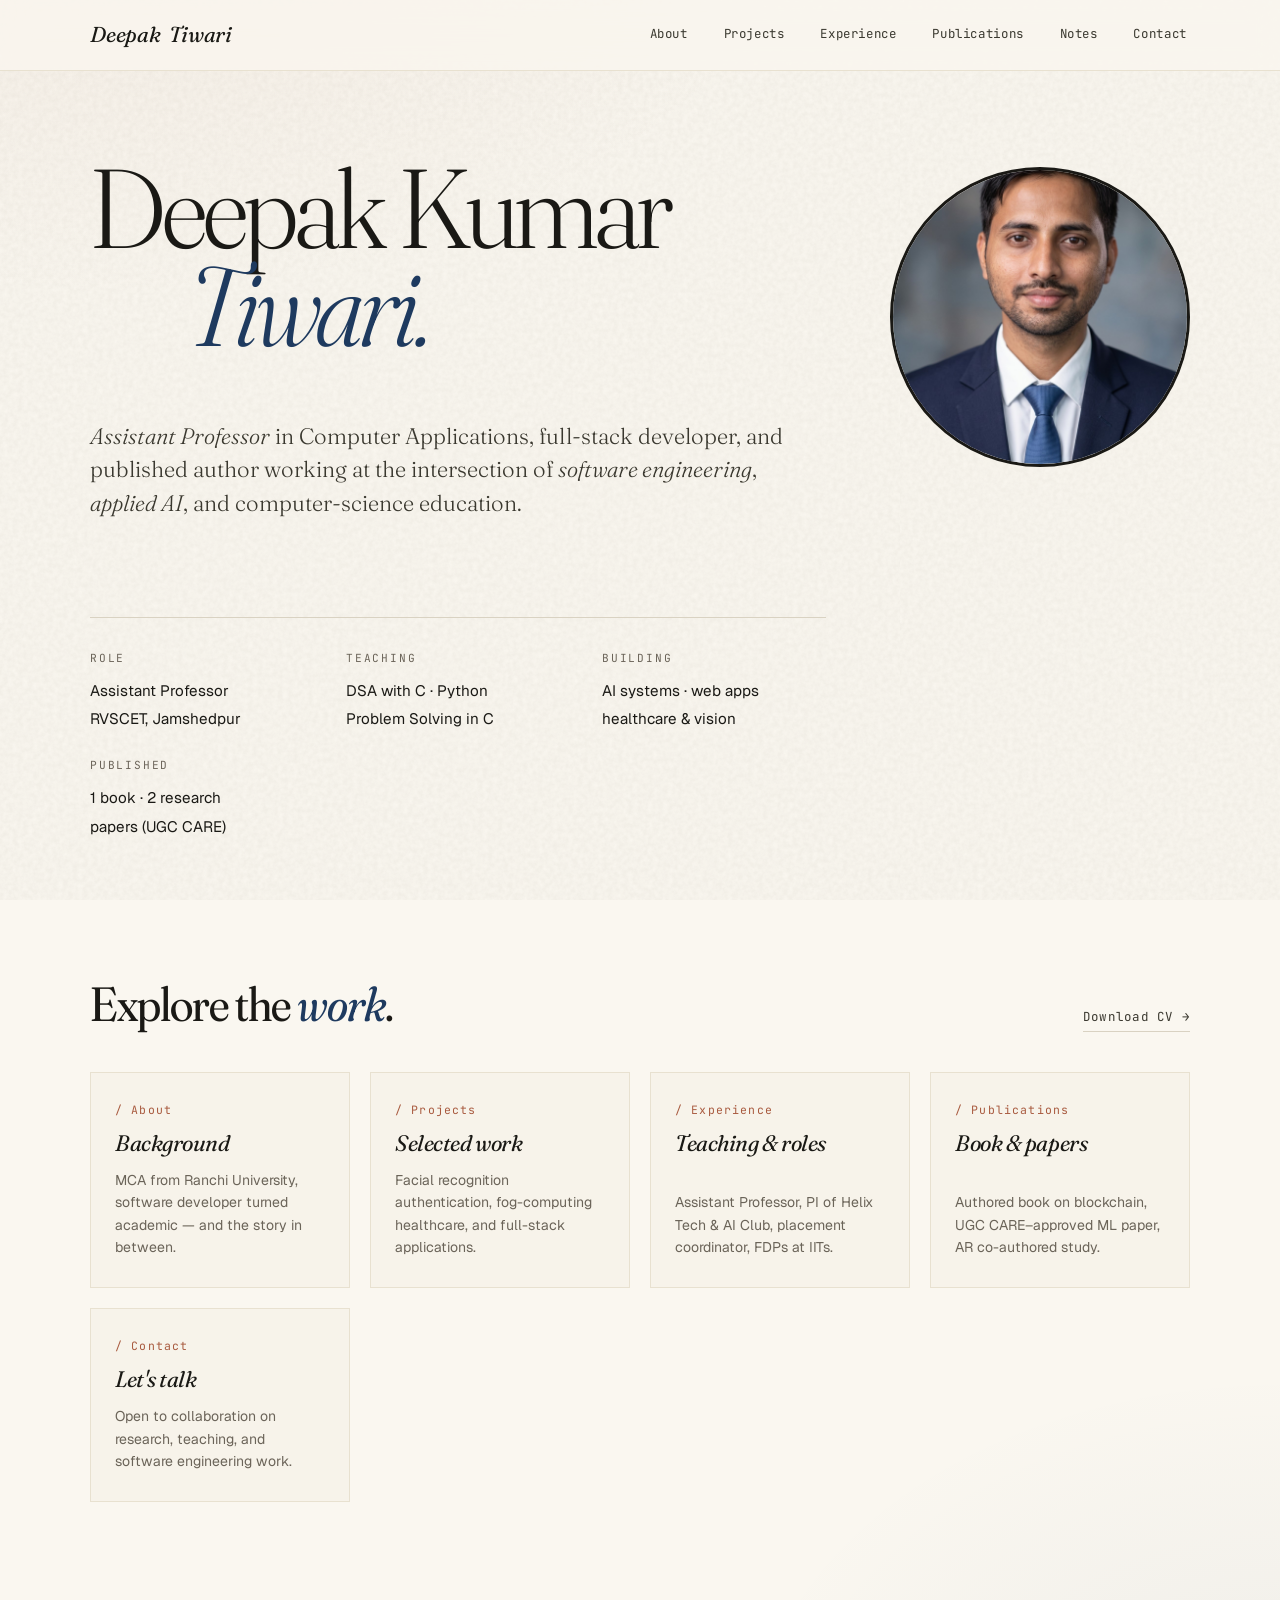
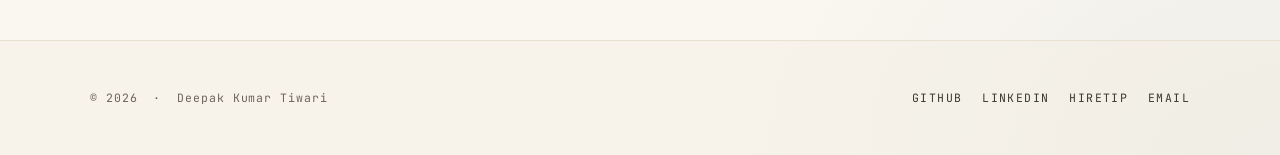
<file: index.html>
<!doctype html>
<html lang="en">
<head>
  <meta charset="utf-8" />
  <meta name="viewport" content="width=device-width, initial-scale=1" />
  <title>Deepak Kumar Tiwari — Assistant Professor · Developer · Author</title>
  <meta name="description" content="Deepak Kumar Tiwari — Assistant Professor at RVS College of Engineering and Technology, Jamshedpur. Full-stack developer, AI enthusiast, published author." />

  <link rel="preconnect" href="https://fonts.googleapis.com" />
  <link rel="preconnect" href="https://fonts.gstatic.com" crossorigin />
  <link href="https://fonts.googleapis.com/css2?family=Fraunces:ital,opsz,wght,SOFT@0,9..144,300..700,30..100;1,9..144,300..700,30..100&family=Geist:wght@300;400;500;600&family=JetBrains+Mono:wght@400;500&display=swap" rel="stylesheet" />

  <link rel="stylesheet" href="styles.css" />

  <style>
    /* --- Home: local refinements --- */

    /* Kill inline margin/padding repeats */
    .hero-name          { margin-top: 1rem; }
    .index-head         { display: flex; align-items: baseline; justify-content: space-between; flex-wrap: wrap; gap: 1rem; }
    .index-head .title  { font-size: var(--step-3); margin-top: 0.25rem; }
    .index-section      { padding-bottom: 3rem; }

    /* --- Mobile: image sits directly under the name --- */
    @media (max-width: 768px) {
      .hero {
        display: flex;
        flex-direction: column;
        gap: 1.25rem;
      }
      .hero .hero-title-wrap { order: 1; }
      .hero .hero-profile    { order: 2; margin: 0; }
      .hero .hero-lede-wrap  { order: 3; }
      .hero .hero-meta       { order: 4; }

      /* Tighter profile image on small screens */
      .hero-profile .profile-pic {
        display: block;
        width: min(72%, 280px);
        height: auto;
        margin: 0 auto;
        border-radius: 12px;
      }

      .hero-name { margin-top: 0.5rem; }
      .index-section { padding-bottom: 2rem; }
    }
  </style>
</head>
<body>

  <nav class="nav">
    <div class="container nav-inner">
      <a href="index.html" class="logo" aria-label="Home">
        Deepak<span class="italic">&nbsp;Tiwari</span>
      </a>
      <ul class="nav-links">
        <li><a href="about.html"><span class="num"></span>About</a></li>
        <li><a href="projects.html"><span class="num"></span>Projects</a></li>
        <li><a href="experience.html"><span class="num"></span>Experience</a></li>
        <li><a href="publications.html"><span class="num"></span>Publications</a></li>
        <li><a href="notes.html"><span class="num"></span>Notes</a></li>
        <li><a href="contact.html"><span class="num"></span>Contact</a></li>
      </ul>
    </div>
  </nav>

  <main class="container">
    <section class="hero">
      <div class="hero-title-wrap">
        <!-- <p class="eyebrow reveal d1">Portfolio</p> -->
        <h1 class="hero-name reveal d2">
          Deepak&nbsp;Kumar
          <span class="line2 italic">Tiwari.</span>
        </h1>
      </div>

      <div class="hero-lede-wrap reveal d3">
        <p class="hero-lede">
          <em class="italic">Assistant Professor</em> in Computer Applications, full-stack developer,
          and published author working at the intersection of <em class="italic">software
          engineering</em>, <em class="italic">applied AI</em>, and computer-science education.
        </p>
      </div>

      <div class="hero-meta reveal d4">
        <div class="meta-item">
          <span class="label">Role</span>
          <span class="value">Assistant Professor<br/>RVSCET, Jamshedpur</span>
        </div>
        <div class="meta-item">
          <span class="label">Teaching</span>
          <span class="value">DSA with C · Python<br/>Problem Solving in C</span>
        </div>
        <div class="meta-item">
          <span class="label">Building</span>
          <span class="value">AI systems · web apps<br/>healthcare &amp; vision</span>
        </div>
        <div class="meta-item">
          <span class="label">Published</span>
          <span class="value">1 book · 2 research<br/>papers (UGC CARE)</span>
        </div>
      </div>

      <div class="hero-profile reveal d4">
        <img src="handsome1.jpeg" alt="Deepak Kumar Tiwari" class="profile-pic">
      </div>
    </section>

    <section class="reveal d5 index-section">
      <div class="index-head">
        <div>
          
          <h2 class="display title">
            Explore the <span class="italic" style="color: var(--accent);">work</span>.
          </h2>
        </div>
        <a href="Deepak_Kumar_Tiwari_CV.pdf" download class="btn-quiet">Download CV →</a>
      </div>

      <div class="feature-grid">
        <a href="about.html" class="feature-card reveal d5">
          <span class="num"> / About</span>
          <h3 class="display italic">Background</h3>
          <p>MCA from Ranchi University, software developer turned academic — and the story in between.</p>
        </a>
        <a href="projects.html" class="feature-card reveal d5">
          <span class="num"> / Projects</span>
          <h3 class="display italic">Selected work</h3>
          <p>Facial recognition authentication, fog-computing healthcare, and full-stack applications.</p>
        </a>
        <a href="experience.html" class="feature-card reveal d5">
          <span class="num"> / Experience</span>
          <h3 class="display italic">Teaching &amp; roles</h3>
          <p>Assistant Professor, PI of Helix Tech &amp; AI Club, placement coordinator, FDPs at IITs.</p>
        </a>
        <a href="publications.html" class="feature-card reveal d6">
          <span class="num"> / Publications</span>
          <h3 class="display italic">Book &amp; papers</h3>
          <p>Authored book on blockchain, UGC CARE–approved ML paper, AR co-authored study.</p>
        </a>
        <a href="contact.html" class="feature-card reveal d6">
          <span class="num"> / Contact</span>
          <h3 class="display italic">Let's talk</h3>
          <p>Open to collaboration on research, teaching, and software engineering work.</p>
        </a>
      </div>
    </section>
  </main>

  <footer>
    <div class="container footer-inner">
      <p>© 2026 &nbsp;·&nbsp; Deepak Kumar Tiwari</p>
      <ul class="footer-social">
        <li><a href="https://github.com/shreedkt" target="_blank" rel="noopener">GitHub</a></li>
        <li><a href="https://www.linkedin.com/in/shreedkt/" target="_blank" rel="noopener">LinkedIn</a></li>
        <li><a href="https://hiretip.co/p/shreedkt" target="_blank" rel="noopener">Hiretip</a></li>
        <li><a href="mailto:deepakkumartiwari999@gmail.com">Email</a></li>
      </ul>
    </div>
  </footer>

</body>
</html>
</file>
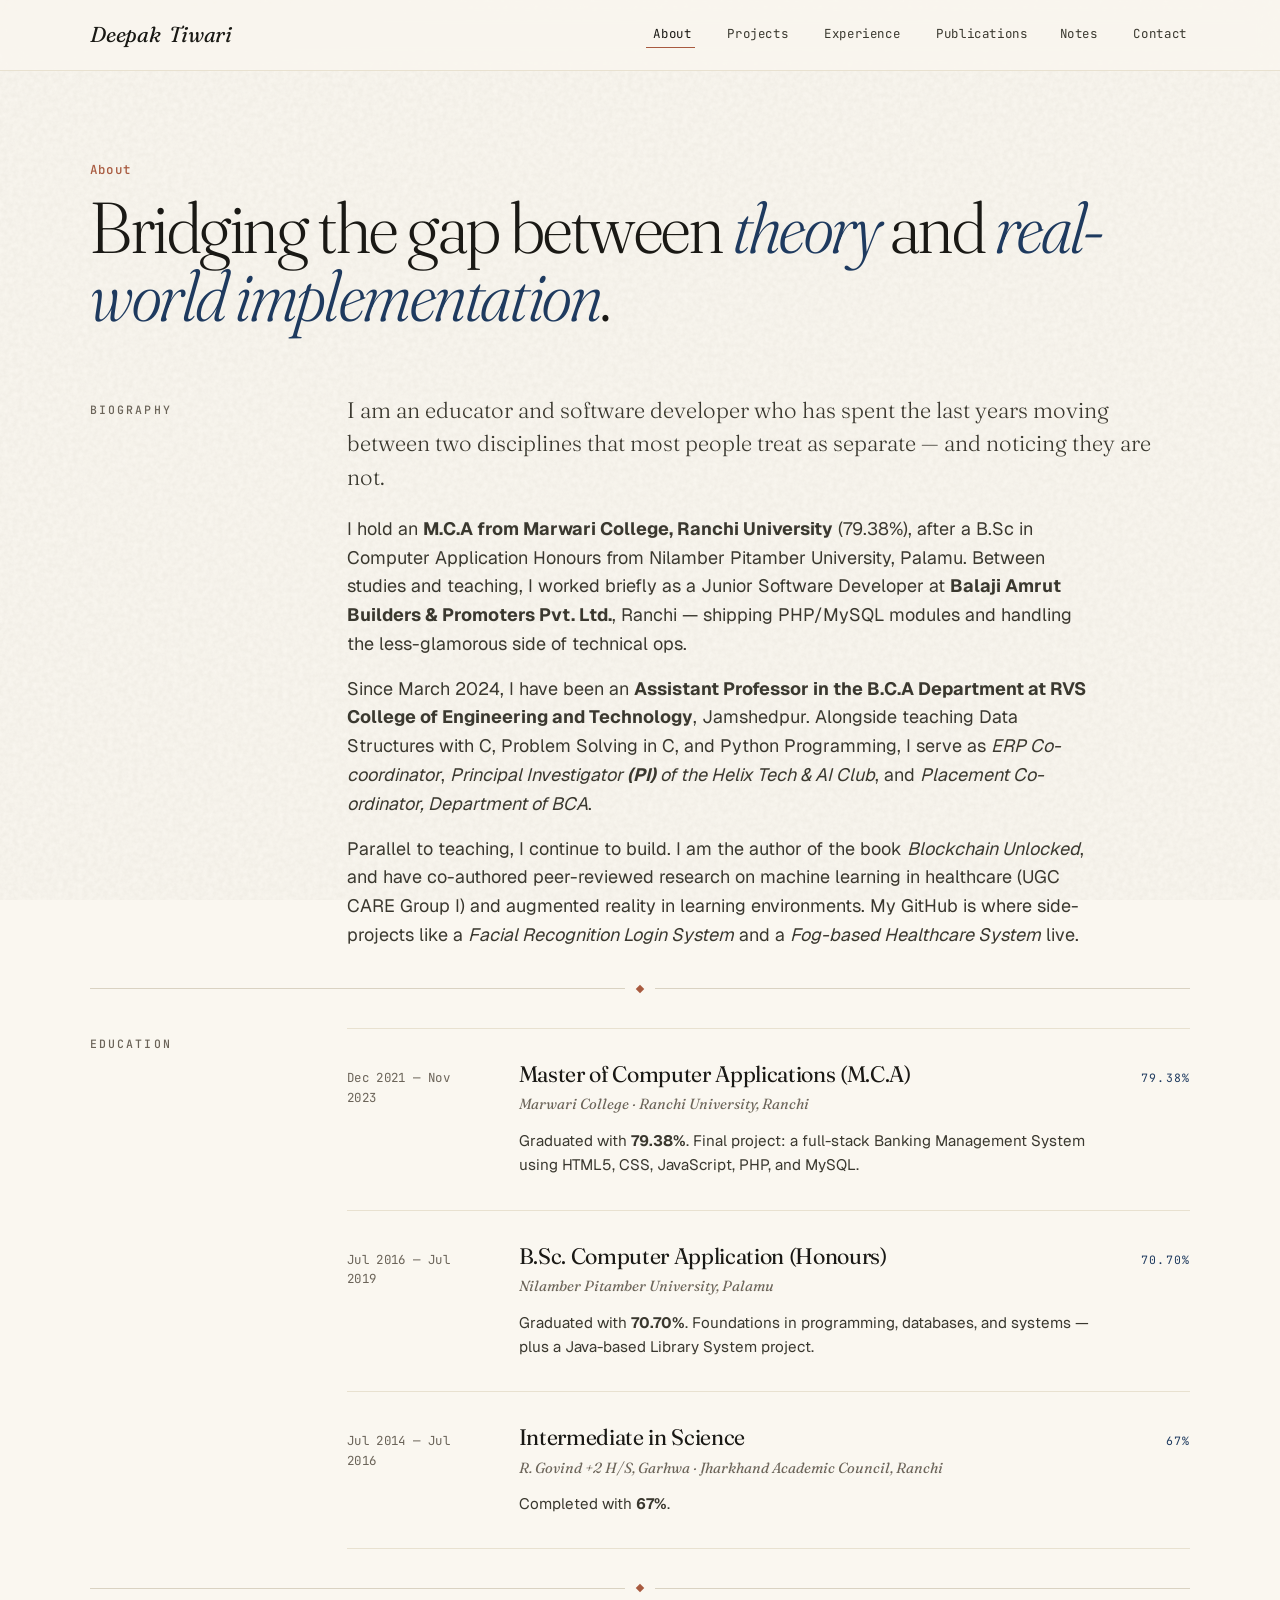
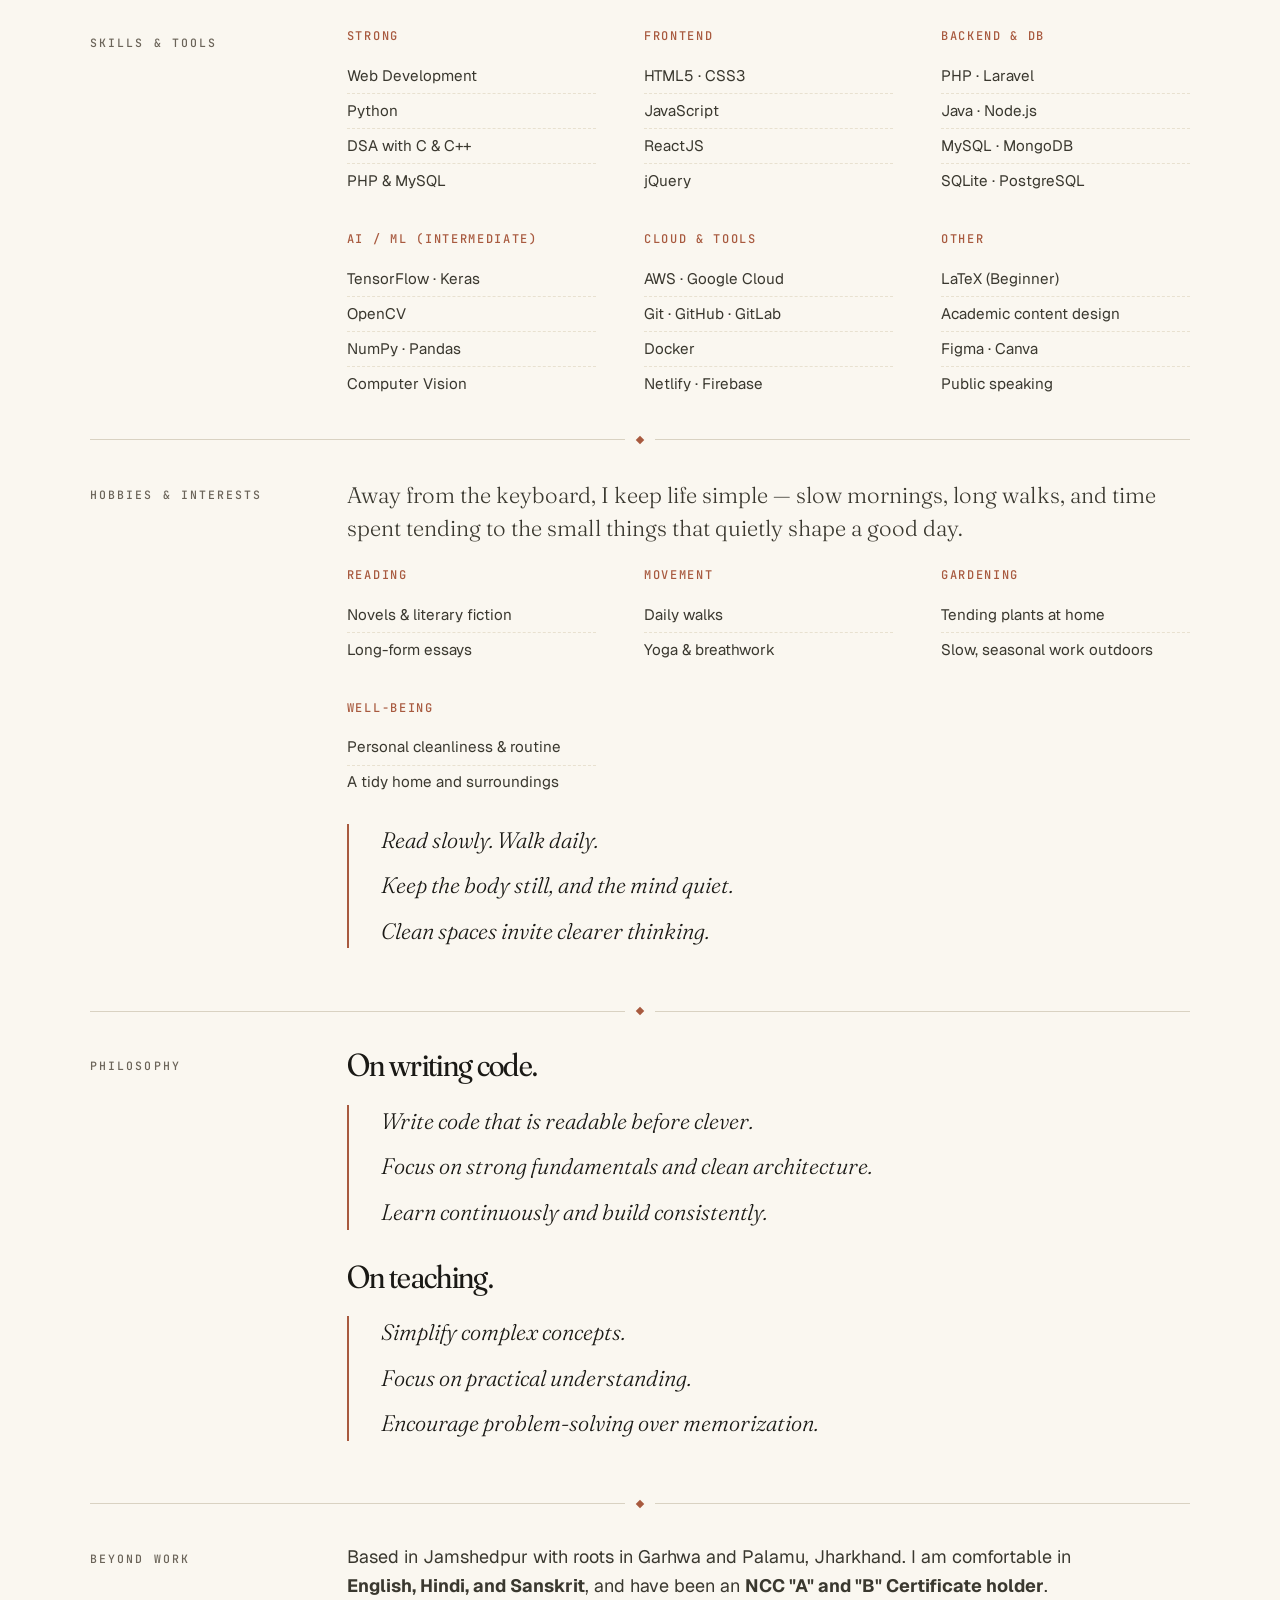
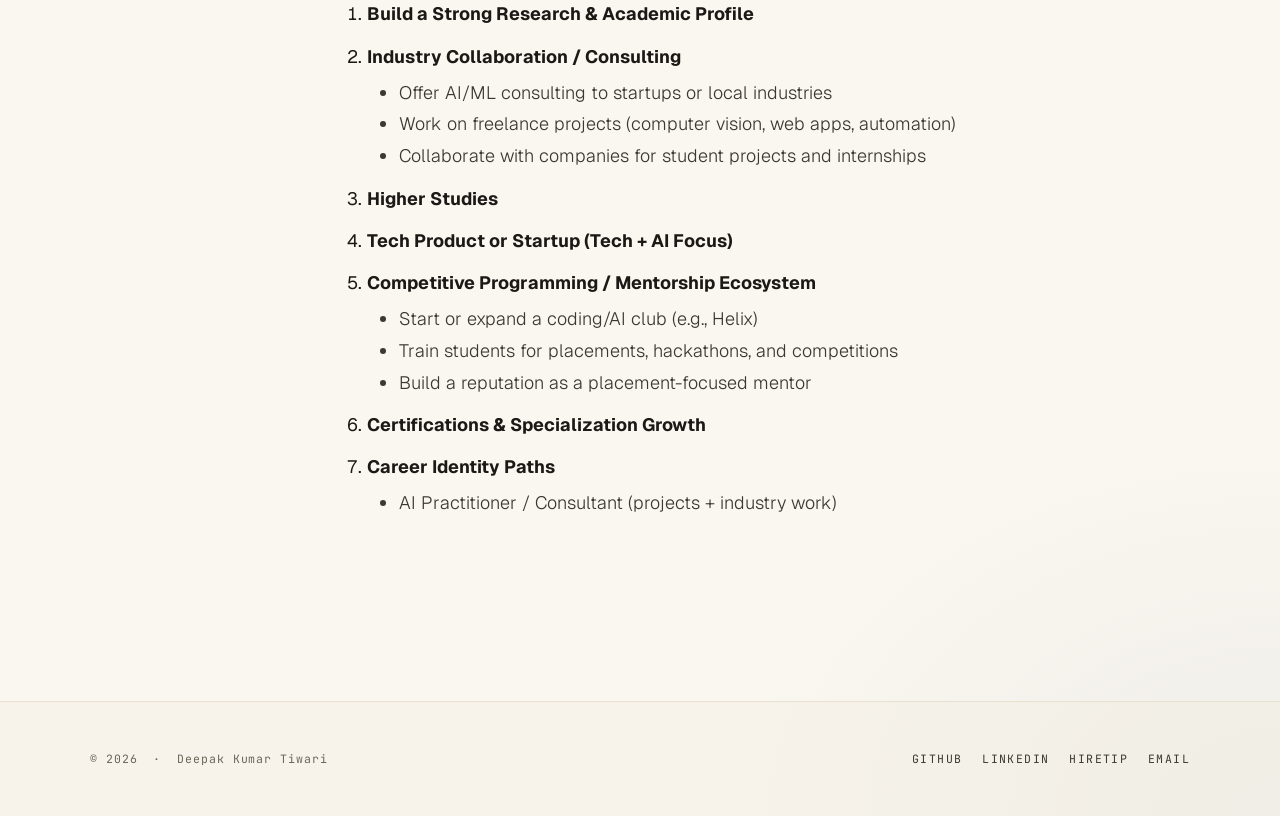
<file: about.html>
<!doctype html>
<html lang="en">
<head>
  <meta charset="utf-8" />
  <meta name="viewport" content="width=device-width, initial-scale=1" />
  <title>About — Deepak Kumar Tiwari</title>
  <meta name="description" content="About Deepak Kumar Tiwari — Assistant Professor, developer, and AI enthusiast from Jamshedpur." />

  <link rel="preconnect" href="https://fonts.googleapis.com" />
  <link rel="preconnect" href="https://fonts.gstatic.com" crossorigin />
  <link href="https://fonts.googleapis.com/css2?family=Fraunces:ital,opsz,wght,SOFT@0,9..144,300..700,30..100;1,9..144,300..700,30..100&family=Geist:wght@300;400;500;600&family=JetBrains+Mono:wght@400;500&display=swap" rel="stylesheet" />
  <link rel="stylesheet" href="styles.css" />

  <style>
    /* --- About page: local formatting refinements --- */

    /* Tighten the lead paragraph; stop it from inheriting oversized display font */
    .about-lead {
      font-size: var(--step-1);
      line-height: 1.5;
      font-family: var(--f-display);
      font-variation-settings: 'opsz' 36;
      color: var(--ink-soft);
      font-weight: 300;
      margin: 0 0 1.25rem;
    }

    /* Consistent, compact paragraph rhythm inside the right column */
    .two-col > div > p + p { margin-top: 1rem; }

    /* Section heading used inside the Philosophy block */
    .sub-head {
      font-size: var(--step-2);
      margin: 0 0 0.75rem;
    }
    .sub-head + .philosophy + .sub-head { margin-top: 2rem; }

    /* Hobbies grid — pull it a bit closer to the lead line */
    .hobbies-grid { margin-top: 1.25rem; }
    .philosophy.tight { margin-top: 1.5rem; }

    /* --- Goals list (Beyond work) --- */
    .goals-list {
      margin: 0;
      padding-left: 1.25rem;   /* hanging indent for the numbers */
      counter-reset: goal;
    }
    .goals-list > li {
      margin-bottom: 0.9rem;
      line-height: 1.55;
    }
    .goals-list > li:last-child { margin-bottom: 0; }

    /* Nested descriptions (points 2, 5, 7) — proper tab indent */
    .goals-list ul {
      list-style: disc;
      margin: 0.5rem 0 0 0;
      padding-left: 2rem;      /* the "tab space" under the parent */
    }
    .goals-list ul > li {
      margin-bottom: 0.25rem;
      color: var(--ink-soft);
      font-weight: 300;
    }

    /* Slightly tighter divider around this page */
    .page-section .divider { margin: 2.25rem 0; }
  </style>
</head>
<body>

  <nav class="nav">
    <div class="container nav-inner">
      <a href="index.html" class="logo">Deepak<span class="italic">&nbsp;Tiwari</span></a>
      <ul class="nav-links">
        <li><a href="about.html" aria-current="page"><span class="num"></span>About</a></li>
        <li><a href="projects.html"><span class="num"></span>Projects</a></li>
        <li><a href="experience.html"><span class="num"></span>Experience</a></li>
        <li><a href="publications.html"><span class="num"></span>Publications</a></li>
        <li><a href="notes.html" class="active">Notes</a></li>
        <li><a href="contact.html"><span class="num"></span>Contact</a></li>
      </ul>
    </div>
  </nav>

  <main class="container">
    <section class="page-section">
      <div class="page-header reveal d1">
        <span class="section-num">About</span>
        <h1 class="display">Bridging the gap between <em class="italic">theory</em> and <em class="italic">real-world implementation</em>.</h1>
      </div>

      <!-- Biography -->
      <div class="two-col reveal d2">
        <div class="col-label">
          <span class="eyebrow">Biography</span>
        </div>
        <div>
          <p class="about-lead">
            I am an educator and software developer who has spent the last years moving between two
            disciplines that most people treat as separate — and noticing they are not.
          </p>
          <p>
            I hold an <strong>M.C.A from Marwari College, Ranchi University</strong> (79.38%),
            after a B.Sc in Computer Application Honours from Nilamber Pitamber University, Palamu. Between
            studies and teaching, I worked briefly as a Junior Software Developer at
            <strong>Balaji Amrut Builders &amp; Promoters Pvt. Ltd.</strong>, Ranchi —
            shipping PHP/MySQL modules and handling the less-glamorous side of technical ops.
          </p>
          <p>
            Since March 2024, I have been an <strong>Assistant Professor in
            the B.C.A Department at RVS College of Engineering and Technology</strong>, Jamshedpur.
            Alongside teaching Data Structures with C, Problem Solving in C, and Python Programming,
            I serve as <em class="italic">ERP Co-coordinator</em>, <em class="italic">Principal Investigator
            <strong>(PI)</strong> of the Helix Tech &amp; AI Club</em>, and
            <em class="italic">Placement Co-ordinator, Department of BCA</em>.
          </p>
          <p>
            Parallel to teaching, I continue to build. I am the author of the book
            <em class="italic">Blockchain Unlocked</em>, and have co-authored peer-reviewed research
            on machine learning in healthcare (UGC CARE Group I) and augmented reality in
            learning environments. My GitHub is where side-projects like a
            <em class="italic">Facial Recognition Login System</em> and a
            <em class="italic">Fog-based Healthcare System</em> live.
          </p>
        </div>
      </div>

      <div class="divider reveal d3"><span></span></div>

      <!-- Education -->
      <div class="two-col reveal d3">
        <div class="col-label"><span class="eyebrow">Education</span></div>
        <div>
          <article class="entry">
            <div class="entry-date">Dec 2021 — Nov 2023</div>
            <div class="entry-body">
              <h3 class="entry-title">Master of Computer Applications (M.C.A)</h3>
              <div class="entry-sub">Marwari College · Ranchi University, Ranchi</div>
              <p>Graduated with <strong>79.38%</strong>. Final project: a full-stack Banking Management System using HTML5, CSS, JavaScript, PHP, and MySQL.</p>
            </div>
            <span class="entry-link">79.38%</span>
          </article>
          <article class="entry">
            <div class="entry-date">Jul 2016 — Jul 2019</div>
            <div class="entry-body">
              <h3 class="entry-title">B.Sc. Computer Application (Honours)</h3>
              <div class="entry-sub">Nilamber Pitamber University, Palamu</div>
              <p>Graduated with <strong>70.70%</strong>. Foundations in programming, databases, and systems — plus a Java-based Library System project.</p>
            </div>
            <span class="entry-link">70.70%</span>
          </article>
          <article class="entry">
            <div class="entry-date">Jul 2014 — Jul 2016</div>
            <div class="entry-body">
              <h3 class="entry-title">Intermediate in Science</h3>
              <div class="entry-sub">R. Govind +2 H/S, Garhwa · Jharkhand Academic Council, Ranchi</div>
              <p>Completed with <strong>67%</strong>.</p>
            </div>
            <span class="entry-link">67%</span>
          </article>
        </div>
      </div>

      <div class="divider reveal d4"><span></span></div>

      <!-- Skills -->
      <div class="two-col reveal d4">
        <div class="col-label"><span class="eyebrow">Skills &amp; Tools</span></div>
        <div>
          <div class="skills-grid">
            <div class="skill-group">
              <h4>Strong</h4>
              <ul>
                <li>Web Development</li>
                <li>Python</li>
                <li>DSA with C &amp; C++</li>
                <li>PHP &amp; MySQL</li>
              </ul>
            </div>
            <div class="skill-group">
              <h4>Frontend</h4>
              <ul>
                <li>HTML5 · CSS3</li>
                <li>JavaScript</li>
                <li>ReactJS</li>
                <li>jQuery</li>
              </ul>
            </div>
            <div class="skill-group">
              <h4>Backend &amp; DB</h4>
              <ul>
                <li>PHP · Laravel</li>
                <li>Java · Node.js</li>
                <li>MySQL · MongoDB</li>
                <li>SQLite · PostgreSQL</li>
              </ul>
            </div>
            <div class="skill-group">
              <h4>AI / ML (Intermediate)</h4>
              <ul>
                <li>TensorFlow · Keras</li>
                <li>OpenCV</li>
                <li>NumPy · Pandas</li>
                <li>Computer Vision</li>
              </ul>
            </div>
            <div class="skill-group">
              <h4>Cloud &amp; Tools</h4>
              <ul>
                <li>AWS · Google Cloud</li>
                <li>Git · GitHub · GitLab</li>
                <li>Docker</li>
                <li>Netlify · Firebase</li>
              </ul>
            </div>
            <div class="skill-group">
              <h4>Other</h4>
              <ul>
                <li>LaTeX (Beginner)</li>
                <li>Academic content design</li>
                <li>Figma · Canva</li>
                <li>Public speaking</li>
              </ul>
            </div>
          </div>
        </div>
      </div>

      <div class="divider reveal d5"><span></span></div>

      <!-- Hobbies & Interests -->
      <div class="two-col reveal d5">
        <div class="col-label"><span class="eyebrow">Hobbies &amp; Interests</span></div>
        <div>
          <p class="about-lead">
            Away from the keyboard, I keep life simple — slow mornings, long walks, and time spent
            tending to the small things that quietly shape a good day.
          </p>

          <div class="skills-grid hobbies-grid">
            <div class="skill-group">
              <h4>Reading</h4>
              <ul>
                <li>Novels &amp; literary fiction</li>
                <li>Long-form essays</li>
              </ul>
            </div>
            <div class="skill-group">
              <h4>Movement</h4>
              <ul>
                <li>Daily walks</li>
                <li>Yoga &amp; breathwork</li>
              </ul>
            </div>
            <div class="skill-group">
              <h4>Gardening</h4>
              <ul>
                <li>Tending plants at home</li>
                <li>Slow, seasonal work outdoors</li>
              </ul>
            </div>
            <div class="skill-group">
              <h4>Well-being</h4>
              <ul>
                <li>Personal cleanliness &amp; routine</li>
                <li>A tidy home and surroundings</li>
              </ul>
            </div>
          </div>

          <div class="philosophy tight">
            <p>Read slowly. Walk daily.</p>
            <p>Keep the body still, and the mind quiet.</p>
            <p>Clean spaces invite clearer thinking.</p>
          </div>
        </div>
      </div>

      <div class="divider reveal d5"><span></span></div>

      <!-- Philosophy -->
      <div class="two-col reveal d5">
        <div class="col-label"><span class="eyebrow">Philosophy</span></div>
        <div>
          <h3 class="display sub-head">On writing code.</h3>
          <div class="philosophy">
            <p>Write code that is readable before clever.</p>
            <p>Focus on strong fundamentals and clean architecture.</p>
            <p>Learn continuously and build consistently.</p>
          </div>

          <h3 class="display sub-head" style="margin-top: 2rem;">On teaching.</h3>
          <div class="philosophy">
            <p>Simplify complex concepts.</p>
            <p>Focus on practical understanding.</p>
            <p>Encourage problem-solving over memorization.</p>
          </div>
        </div>
      </div>

      <div class="divider reveal d6"><span></span></div>

      <!-- Beyond work -->
      <div class="two-col reveal d6">
        <div class="col-label"><span class="eyebrow">Beyond work</span></div>
        <div>
          <p>
            Based in Jamshedpur with roots in Garhwa and Palamu, Jharkhand. I am comfortable
            in <strong>English, Hindi, and Sanskrit</strong>, and have been
            an <strong>NCC "A" and "B" Certificate holder</strong>.
          </p>

          <ol class="goals-list">
            <li><strong>Build a Strong Research &amp; Academic Profile</strong></li>

            <li>
              <strong>Industry Collaboration / Consulting</strong>
              <ul>
                <li>Offer AI/ML consulting to startups or local industries</li>
                <li>Work on freelance projects (computer vision, web apps, automation)</li>
                <li>Collaborate with companies for student projects and internships</li>
              </ul>
            </li>

            <li><strong>Higher Studies</strong></li>

            <li><strong>Tech Product or Startup (Tech + AI Focus)</strong></li>

            <li>
              <strong>Competitive Programming / Mentorship Ecosystem</strong>
              <ul>
                <li>Start or expand a coding/AI club (e.g., Helix)</li>
                <li>Train students for placements, hackathons, and competitions</li>
                <li>Build a reputation as a placement-focused mentor</li>
              </ul>
            </li>

            <li><strong>Certifications &amp; Specialization Growth</strong></li>

            <li>
              <strong>Career Identity Paths</strong>
              <ul>
                <li>AI Practitioner / Consultant (projects + industry work)</li>
              </ul>
            </li>
          </ol>
        </div>
      </div>
    </section>
  </main>

  <footer>
    <div class="container footer-inner">
      <p>© 2026 &nbsp;·&nbsp; Deepak Kumar Tiwari</p>
      <ul class="footer-social">
        <li><a href="https://github.com/shreedkt" target="_blank" rel="noopener">GitHub</a></li>
        <li><a href="https://www.linkedin.com/in/shreedkt/" target="_blank" rel="noopener">LinkedIn</a></li>
        <li><a href="https://hiretip.co/p/shreedkt" target="_blank" rel="noopener">Hiretip</a></li>
        <li><a href="mailto:deepakkumartiwari999@gmail.com">Email</a></li>
      </ul>
    </div>
  </footer>

</body>
</html>
</file>
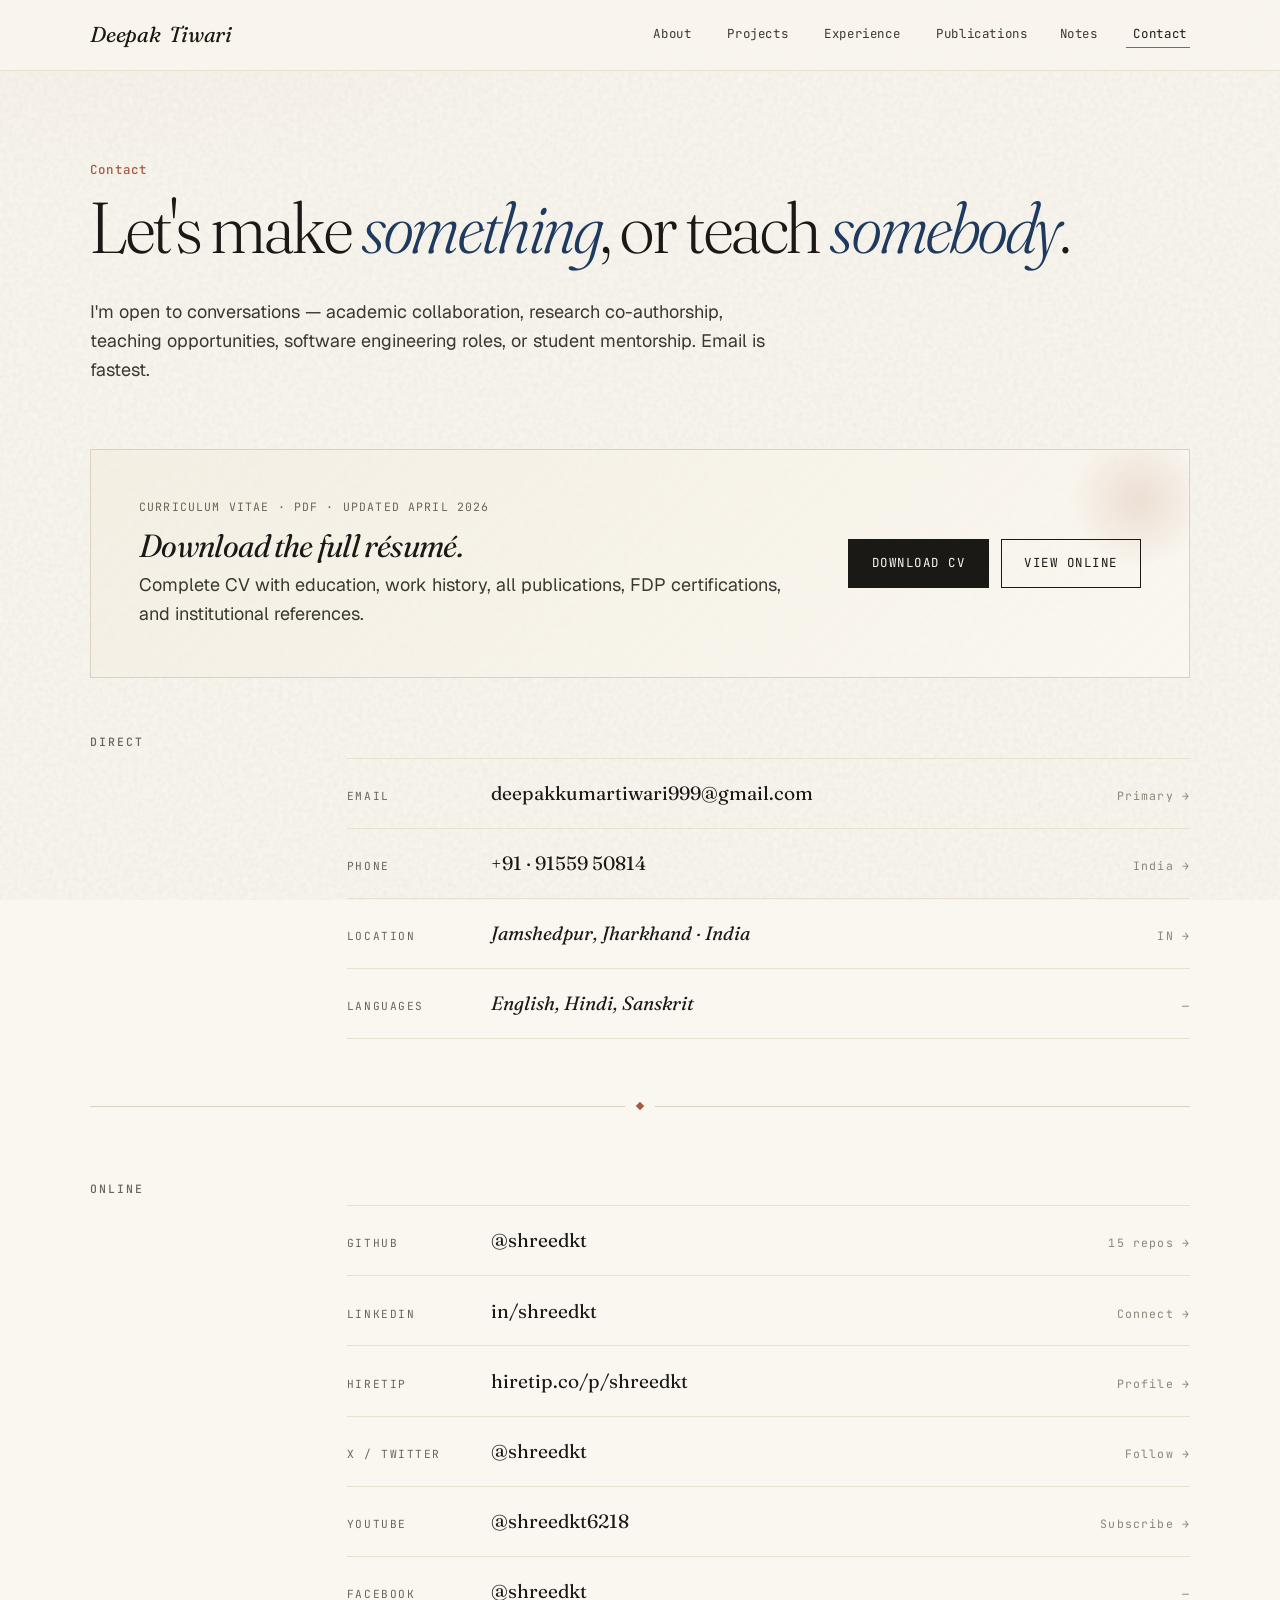
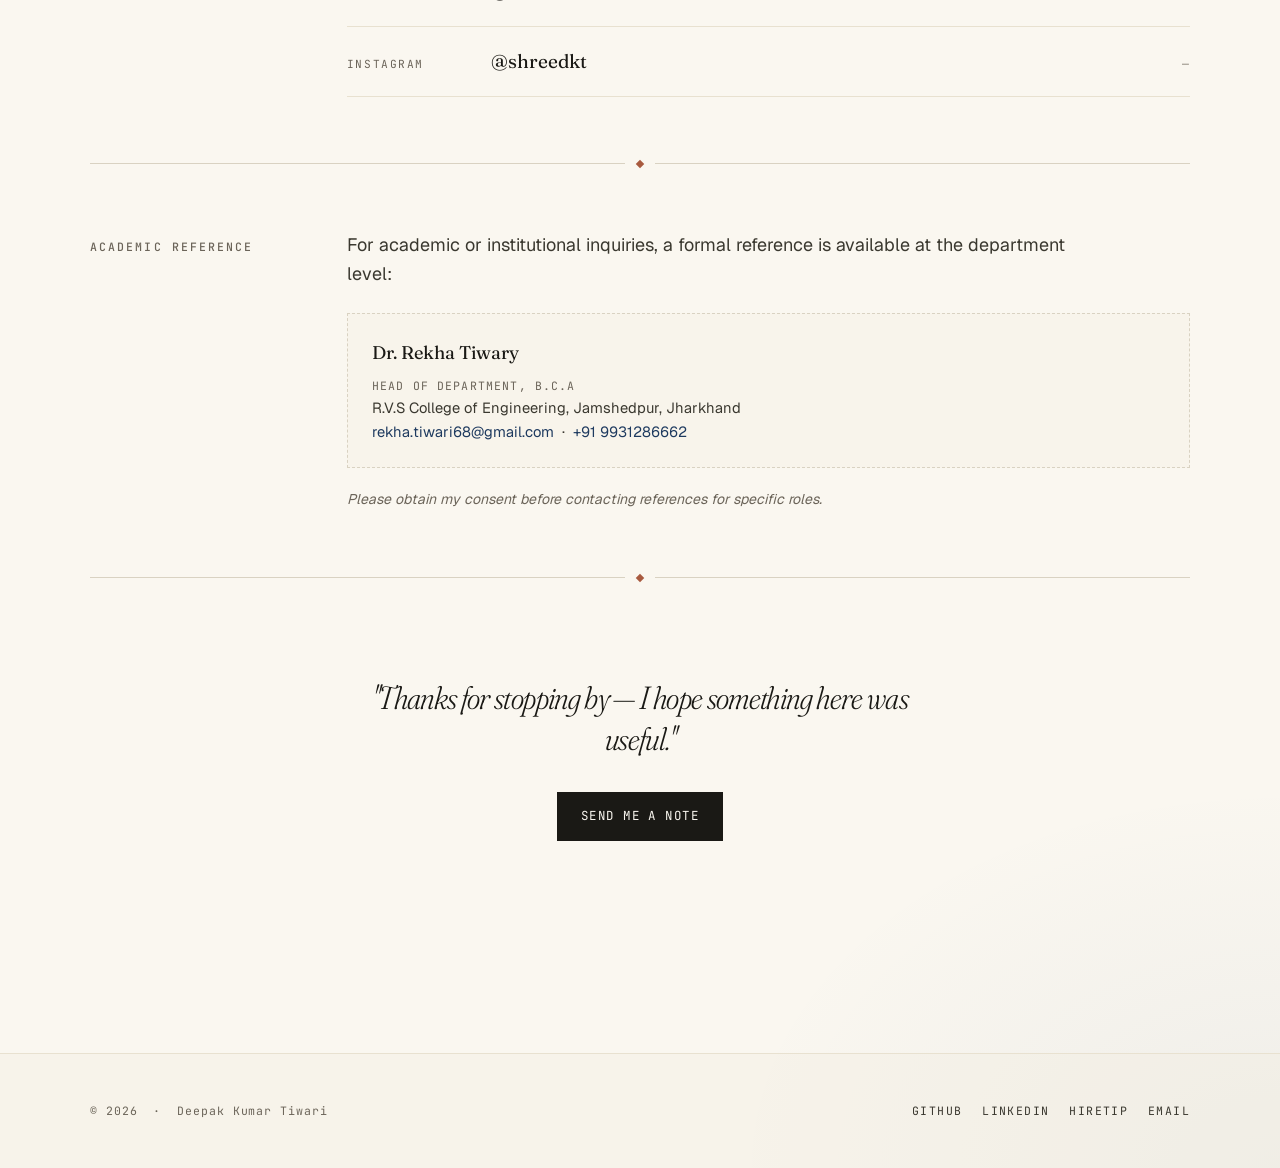
<file: contact.html>
<!doctype html>
<html lang="en">
<head>
  <meta charset="utf-8" />
  <meta name="viewport" content="width=device-width, initial-scale=1" />
  <title>Contact — Deepak Kumar Tiwari</title>
  <meta name="description" content="Contact Deepak Kumar Tiwari — Assistant Professor at RVSCET Jamshedpur. Download CV, email, phone, and social links." />

  <link rel="preconnect" href="https://fonts.googleapis.com" />
  <link rel="preconnect" href="https://fonts.gstatic.com" crossorigin />
  <link href="https://fonts.googleapis.com/css2?family=Fraunces:ital,opsz,wght,SOFT@0,9..144,300..700,30..100;1,9..144,300..700,30..100&family=Geist:wght@300;400;500;600&family=JetBrains+Mono:wght@400;500&display=swap" rel="stylesheet" />
  <link rel="stylesheet" href="styles.css" />
</head>
<body>

  <nav class="nav">
    <div class="container nav-inner">
      <a href="index.html" class="logo">Deepak<span class="italic">&nbsp;Tiwari</span></a>
      <ul class="nav-links">
        <li><a href="about.html"><span class="num"></span>About</a></li>
        <li><a href="projects.html"><span class="num"></span>Projects</a></li>
        <li><a href="experience.html"><span class="num"></span>Experience</a></li>
        <li><a href="publications.html"><span class="num"></span>Publications</a></li>
        <li><a href="notes.html" class="active">Notes</a></li>
        <li><a href="contact.html" aria-current="page"><span class="num"></span>Contact</a></li>
      </ul>
    </div>
  </nav>

  <main class="container">
    <section class="page-section">
      <div class="page-header reveal d1">
        <span class="section-num">Contact</span>
        <h1 class="display">Let's make <em class="italic">something</em>, or teach <em class="italic">somebody</em>.</h1>
        <p style="margin-top: 1.5rem; max-width: 58ch;">
          I'm open to conversations — academic collaboration, research co-authorship, teaching
          opportunities, software engineering roles, or student mentorship. Email is fastest.
        </p>
      </div>

      <!-- Resume download CTA -->
      <div class="reveal d2 resume-block" style="margin-bottom: 3rem;">
        <div>
          <div class="meta">Curriculum Vitae · PDF · Updated April 2026</div>
          <h3 class="display italic">Download the full résumé.</h3>
          <p style="margin-top: 0.5rem;">
            Complete CV with education, work history, all publications, FDP certifications,
            and institutional references.
          </p>
        </div>
        <div class="actions">
          <a href="Deepak_Kumar_Tiwari_CV.pdf" download class="btn primary">Download CV</a>
          <a href="https://hiretip.co/p/shreedkt" target="_blank" rel="noopener" class="btn">View online</a>
        </div>
      </div>

      <!-- Direct contact -->
      <div class="two-col reveal d2">
        <div class="col-label"><span class="eyebrow">Direct</span></div>
        <div>
          <ul class="contact-list">
            <li>
              <span class="lbl">Email</span>
              <span class="val"><a href="mailto:deepakkumartiwari999@gmail.com">deepakkumartiwari999@gmail.com</a></span>
              <span class="go">Primary →</span>
            </li>
            <li>
              <span class="lbl">Phone</span>
              <span class="val"><a href="tel:+919155950814">+91 &middot; 91559 50814</a></span>
              <span class="go">India →</span>
            </li>
            <li>
              <span class="lbl">Location</span>
              <span class="val italic">Jamshedpur, Jharkhand · India</span>
              <span class="go">IN →</span>
            </li>
            <li>
              <span class="lbl">Languages</span>
              <span class="val italic">English, Hindi, Sanskrit</span>
              <span class="go">—</span>
            </li>
          </ul>
        </div>
      </div>

      <div class="divider reveal d3"><span></span></div>

      <!-- Online presence -->
      <div class="two-col reveal d3">
        <div class="col-label"><span class="eyebrow">Online</span></div>
        <div>
          <ul class="contact-list">
            <li>
              <span class="lbl">GitHub</span>
              <span class="val"><a href="https://github.com/shreedkt" target="_blank" rel="noopener">@shreedkt</a></span>
              <span class="go">15 repos →</span>
            </li>
            <li>
              <span class="lbl">LinkedIn</span>
              <span class="val"><a href="https://www.linkedin.com/in/shreedkt/" target="_blank" rel="noopener">in/shreedkt</a></span>
              <span class="go">Connect →</span>
            </li>
            <li>
              <span class="lbl">Hiretip</span>
              <span class="val"><a href="https://hiretip.co/p/shreedkt" target="_blank" rel="noopener">hiretip.co/p/shreedkt</a></span>
              <span class="go">Profile →</span>
            </li>
            <li>
              <span class="lbl">X / Twitter</span>
              <span class="val"><a href="https://x.com/shreedkt" target="_blank" rel="noopener">@shreedkt</a></span>
              <span class="go">Follow →</span>
            </li>
            <li>
              <span class="lbl">YouTube</span>
              <span class="val"><a href="https://youtube.com/@shreedkt6218" target="_blank" rel="noopener">@shreedkt6218</a></span>
              <span class="go">Subscribe →</span>
            </li>
            <li>
              <span class="lbl">Facebook</span>
              <span class="val"><a href="https://facebook.com/shreedkt" target="_blank" rel="noopener">@shreedkt</a></span>
              <span class="go">—</span>
            </li>
            <li>
              <span class="lbl">Instagram</span>
              <span class="val"><a href="https://instagram.com/shreedkt" target="_blank" rel="noopener">@shreedkt</a></span>
              <span class="go">—</span>
            </li>
          </ul>
        </div>
      </div>

      <div class="divider reveal d4"><span></span></div>

      <!-- Academic reference -->
      <div class="two-col reveal d4">
        <div class="col-label"><span class="eyebrow">Academic reference</span></div>
        <div>
          <p style="margin-bottom: 1.5rem;">
            For academic or institutional inquiries, a formal reference is available at the department level:
          </p>
          <div class="ref-card">
            <span class="ref-name">Dr. Rekha Tiwary</span>
            <span class="ref-role">Head of Department, B.C.A</span>
            <div class="ref-contact">
              R.V.S College of Engineering, Jamshedpur, Jharkhand<br/>
              <a href="mailto:rekha.tiwari68@gmail.com">rekha.tiwari68@gmail.com</a> &nbsp;·&nbsp;
              <a href="tel:+919931286662">+91 9931286662</a>
            </div>
          </div>
          <p style="margin-top: 1.25rem; font-size: 0.88rem; color: var(--muted); font-style: italic;">
            Please obtain my consent before contacting references for specific roles.
          </p>
        </div>
      </div>

      <div class="divider reveal d5"><span></span></div>

      <!-- Closing -->
      <div class="reveal d5" style="text-align: center; padding-block: 2rem;">
        <p class="display italic" style="font-size: var(--step-2); max-width: 30ch; margin: 0 auto 2rem; color: var(--ink); font-weight: 300; line-height: 1.3;">
          "Thanks for stopping by — I hope something here was useful."
        </p>
        <a href="mailto:deepakkumartiwari999@gmail.com" class="btn primary">Send me a note</a>
      </div>
    </section>
  </main>

  <footer>
    <div class="container footer-inner">
      <p>© 2026 &nbsp;·&nbsp; Deepak Kumar Tiwari</p>
      <ul class="footer-social">
        <li><a href="https://github.com/shreedkt" target="_blank" rel="noopener">GitHub</a></li>
        <li><a href="https://www.linkedin.com/in/shreedkt/" target="_blank" rel="noopener">LinkedIn</a></li>
        <li><a href="https://hiretip.co/p/shreedkt" target="_blank" rel="noopener">Hiretip</a></li>
        <li><a href="mailto:deepakkumartiwari999@gmail.com">Email</a></li>
      </ul>
    </div>
  </footer>

</body>
</html>
</file>
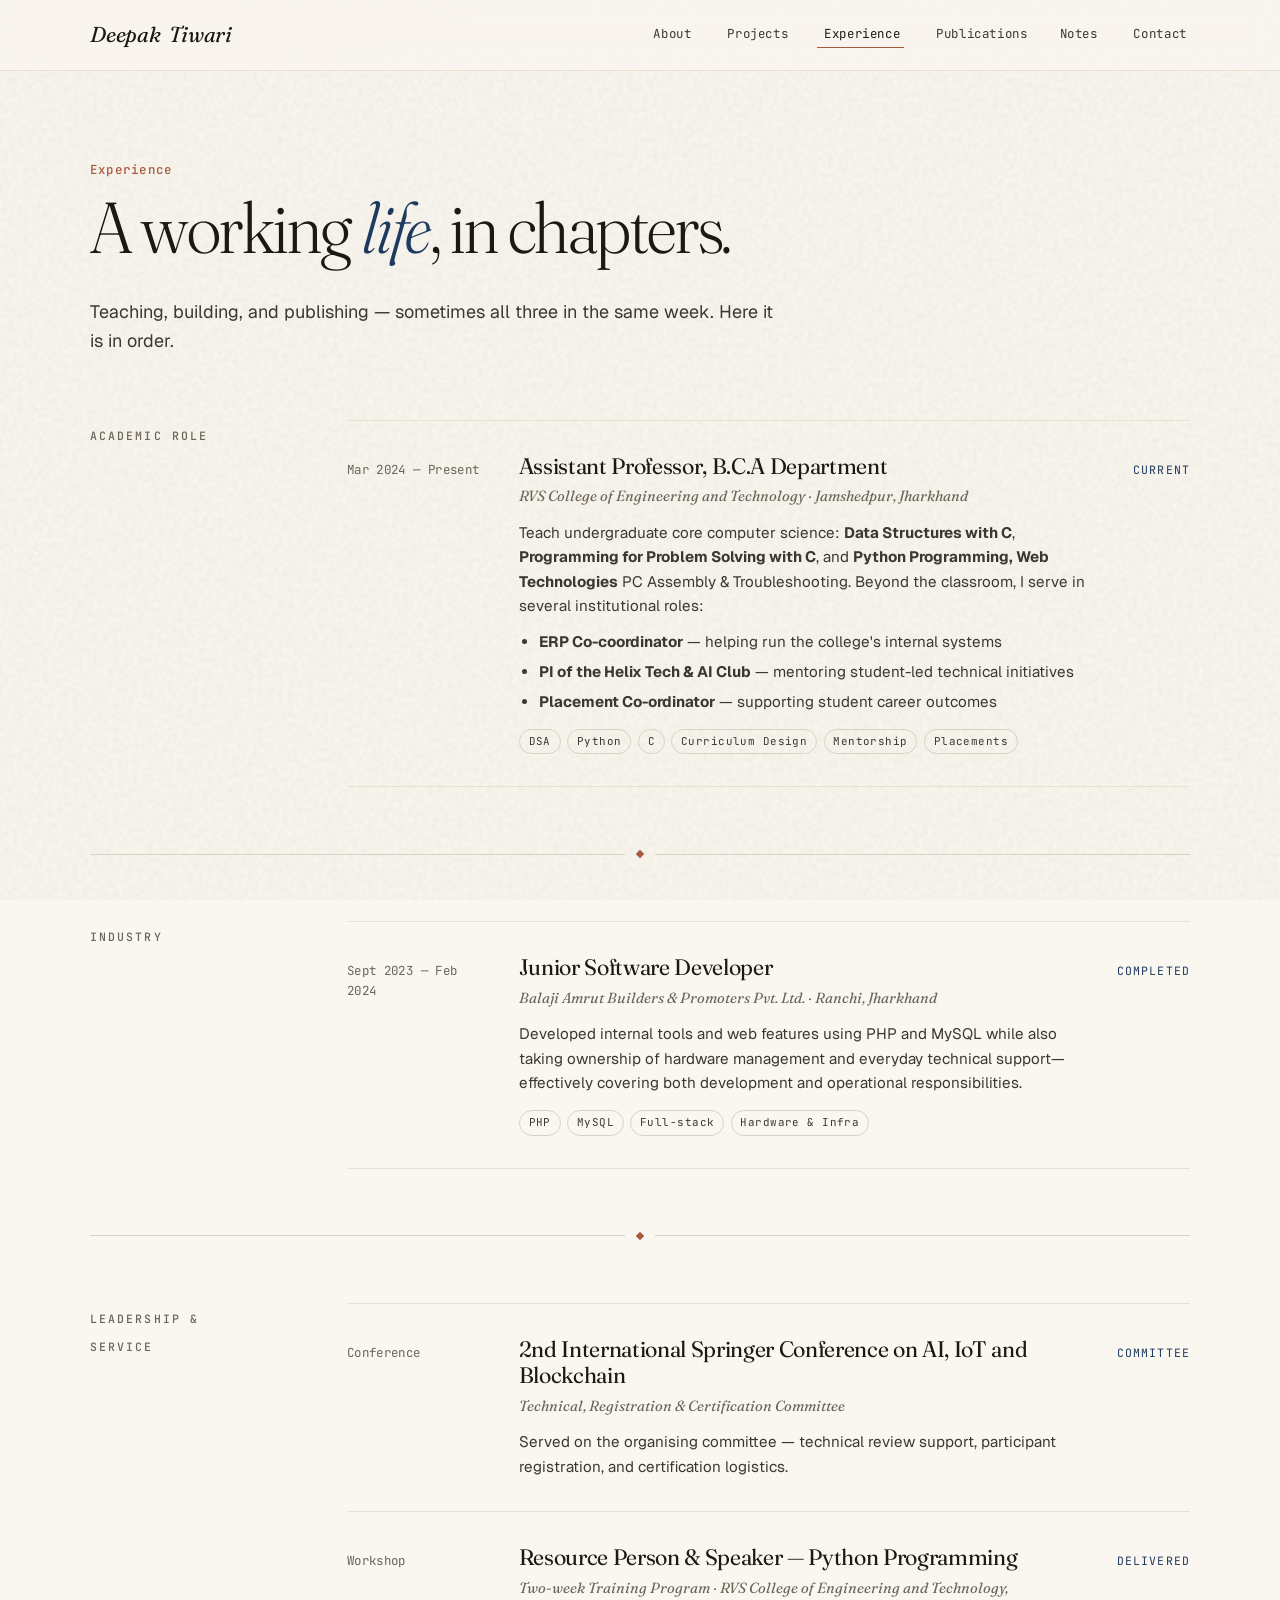
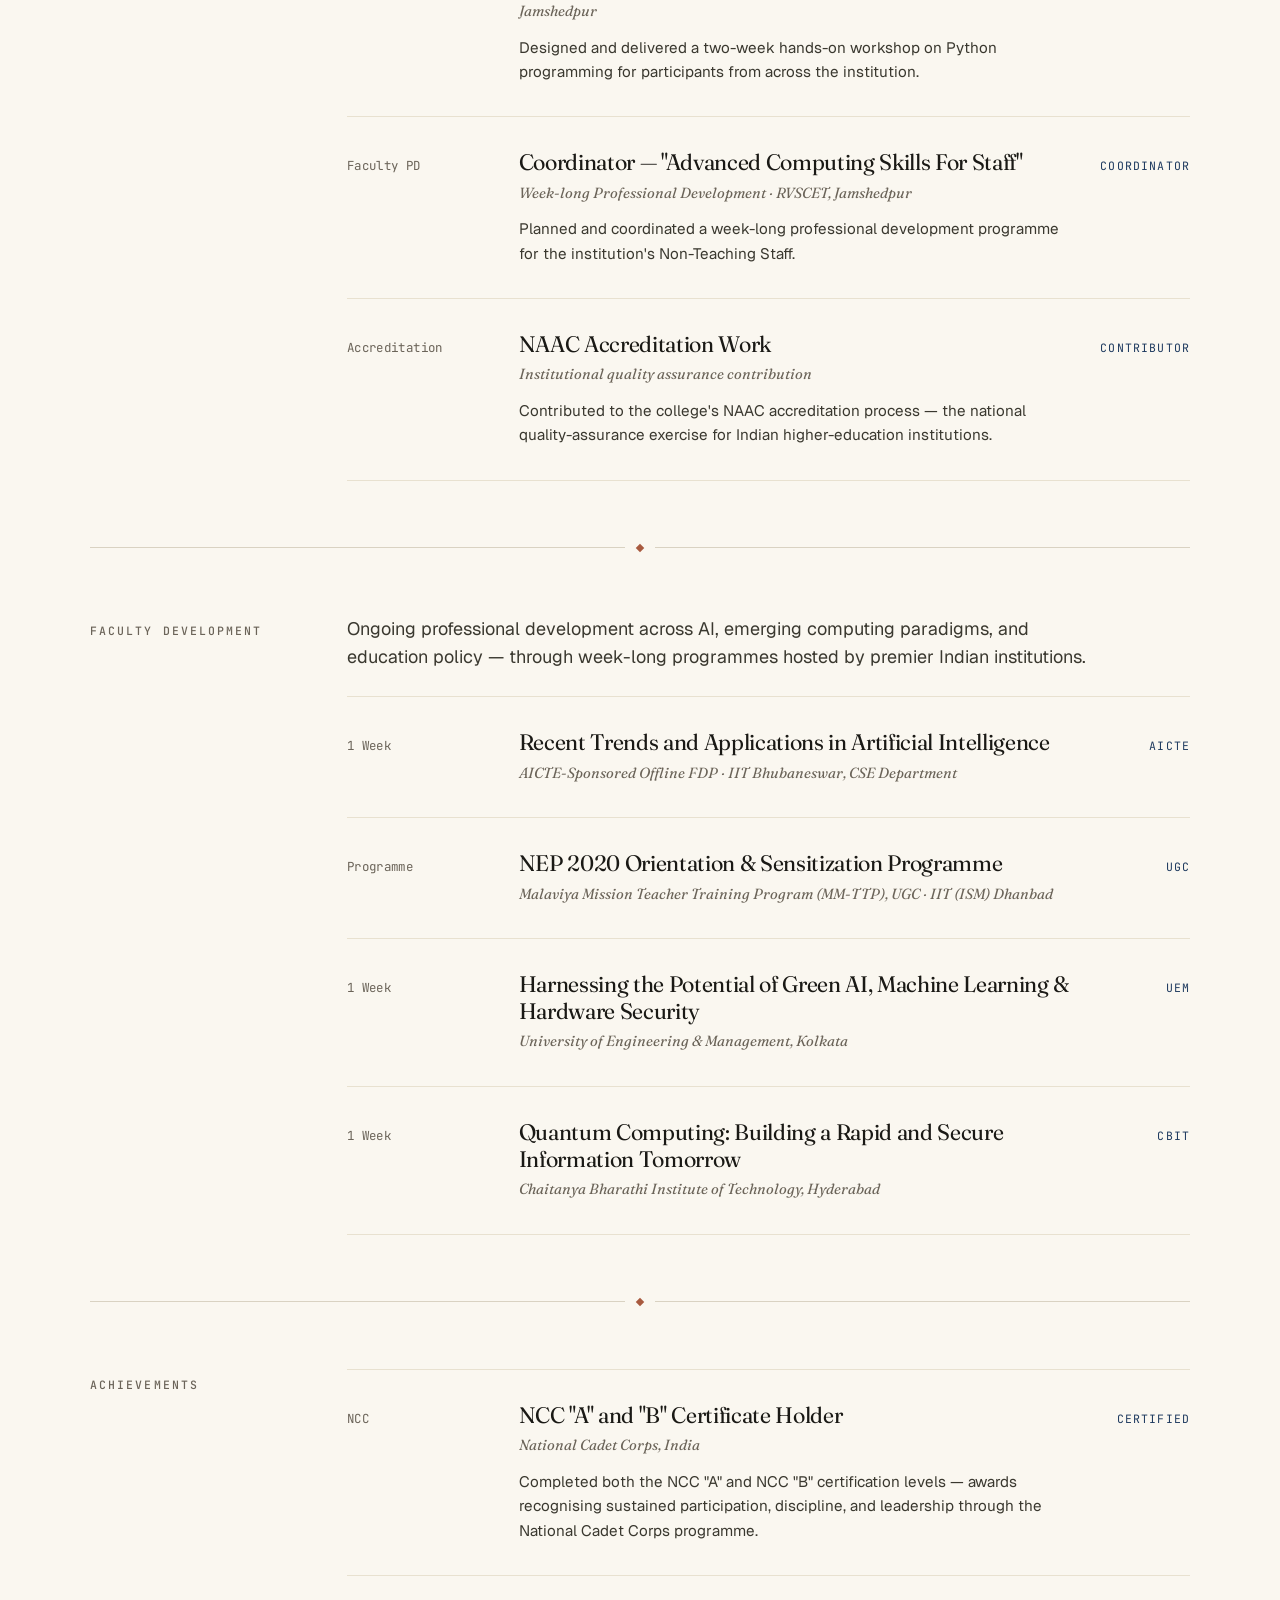
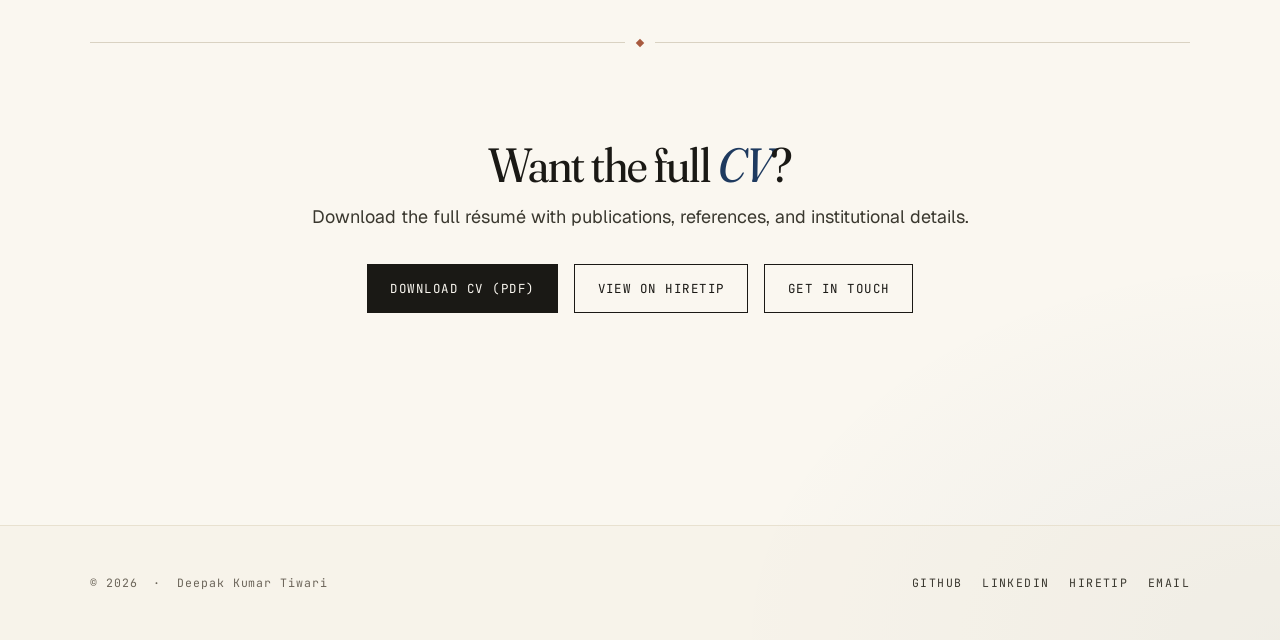
<file: experience.html>
<!doctype html>
<html lang="en">
<head>
  <meta charset="utf-8" />
  <meta name="viewport" content="width=device-width, initial-scale=1" />
  <title>Experience — Deepak Kumar Tiwari</title>
  <meta name="description" content="Teaching and professional experience — Deepak Kumar Tiwari, Assistant Professor at RVSCET Jamshedpur." />

  <link rel="preconnect" href="https://fonts.googleapis.com" />
  <link rel="preconnect" href="https://fonts.gstatic.com" crossorigin />
  <link href="https://fonts.googleapis.com/css2?family=Fraunces:ital,opsz,wght,SOFT@0,9..144,300..700,30..100;1,9..144,300..700,30..100&family=Geist:wght@300;400;500;600&family=JetBrains+Mono:wght@400;500&display=swap" rel="stylesheet" />
  <link rel="stylesheet" href="styles.css" />
</head>
<body>

  <nav class="nav">
    <div class="container nav-inner">
      <a href="index.html" class="logo">Deepak<span class="italic">&nbsp;Tiwari</span></a>
      <ul class="nav-links">
        <li><a href="about.html"><span class="num"></span>About</a></li>
        <li><a href="projects.html"><span class="num"></span>Projects</a></li>
        <li><a href="experience.html" aria-current="page"><span class="num"></span>Experience</a></li>
        <li><a href="publications.html"><span class="num"></span>Publications</a></li>
        <li><a href="notes.html" class="active">Notes</a></li>
        <li><a href="contact.html"><span class="num"></span>Contact</a></li>
      </ul>
    </div>
  </nav>

  <main class="container">
    <section class="page-section">
      <div class="page-header reveal d1">
        <span class="section-num">Experience</span>
        <h1 class="display">A working <em class="italic">life</em>, in chapters.</h1>
        <p style="margin-top: 1.5rem; max-width: 58ch;">
          Teaching, building, and publishing — sometimes all three in the same week.
          Here it is in order.
        </p>
      </div>

      <!-- Teaching / Current Role -->
      <div class="two-col reveal d2">
        <div class="col-label"><span class="eyebrow">Academic role</span></div>
        <div>
          <article class="entry">
            <div class="entry-date">Mar 2024 — Present</div>
            <div class="entry-body">
              <h3 class="entry-title">Assistant Professor, B.C.A Department</h3>
              <div class="entry-sub">RVS College of Engineering and Technology · Jamshedpur, Jharkhand</div>
              <p>
                Teach undergraduate core computer science: <strong>Data Structures with C</strong>,
                <strong>Programming for Problem Solving with C</strong>, and <strong>Python
                Programming, Web Technologies</strong> PC Assembly & Troubleshooting. Beyond the classroom, I serve in several institutional roles:
              </p>
              <ul style="margin-top: 0.75rem; padding-left: 1.25rem; color: var(--ink-soft); font-size: 0.95rem;">
                <li style="margin-bottom: 0.35rem;"><strong>ERP Co-coordinator</strong> — helping run the college's internal systems</li>
                <li style="margin-bottom: 0.35rem;"><strong>PI of the Helix Tech &amp; AI Club</strong> — mentoring student-led technical initiatives</li>
                <li style="margin-bottom: 0.35rem;"><strong>Placement Co-ordinator</strong> — supporting student career outcomes</li>
              </ul>
              <div class="entry-tags">
                <span>DSA</span>
                <span>Python</span>
                <span>C</span>
                <span>Curriculum Design</span>
                <span>Mentorship</span>
                <span>Placements</span>
              </div>
            </div>
            <span class="entry-link">Current</span>
          </article>
        </div>
      </div>

      <div class="divider reveal d3"><span></span></div>

      <!-- Industry -->
      <div class="two-col reveal d3">
        <div class="col-label"><span class="eyebrow">Industry</span></div>
        <div>
          <article class="entry">
            <div class="entry-date">Sept 2023 — Feb 2024</div>
            <div class="entry-body">
              <h3 class="entry-title">Junior Software Developer</h3>
              <div class="entry-sub">Balaji Amrut Builders &amp; Promoters Pvt. Ltd. · Ranchi, Jharkhand</div>
              <p>
                Developed internal tools and web features using PHP and MySQL while also taking ownership of hardware management and everyday technical support—effectively covering both development and operational responsibilities.
              </p>
              <div class="entry-tags">
                <span>PHP</span>
                <span>MySQL</span>
                <span>Full-stack</span>
                <span>Hardware &amp; Infra</span>
              </div>
            </div>
            <span class="entry-link">Completed</span>
          </article>
        </div>
      </div>

      <div class="divider reveal d4"><span></span></div>

      <!-- Leadership & Service -->
      <div class="two-col reveal d4">
        <div class="col-label"><span class="eyebrow">Leadership &amp; service</span></div>
        <div>
          <article class="entry">
            <div class="entry-date">Conference</div>
            <div class="entry-body">
              <h3 class="entry-title">2nd International Springer Conference on AI, IoT and Blockchain</h3>
              <div class="entry-sub">Technical, Registration &amp; Certification Committee</div>
              <p>Served on the organising committee — technical review support, participant registration, and certification logistics.</p>
            </div>
            <span class="entry-link">Committee</span>
          </article>

          <article class="entry">
            <div class="entry-date">Workshop</div>
            <div class="entry-body">
              <h3 class="entry-title">Resource Person &amp; Speaker — Python Programming</h3>
              <div class="entry-sub">Two-week Training Program · RVS College of Engineering and Technology, Jamshedpur</div>
              <p>Designed and delivered a two-week hands-on workshop on Python programming for participants from across the institution.</p>
            </div>
            <span class="entry-link">Delivered</span>
          </article>

          <article class="entry">
            <div class="entry-date">Faculty PD</div>
            <div class="entry-body">
              <h3 class="entry-title">Coordinator — "Advanced Computing Skills For Staff"</h3>
              <div class="entry-sub">Week-long Professional Development · RVSCET, Jamshedpur</div>
              <p>Planned and coordinated a week-long professional development programme for the institution's Non-Teaching Staff.</p>
            </div>
            <span class="entry-link">Coordinator</span>
          </article>

          <article class="entry">
            <div class="entry-date">Accreditation</div>
            <div class="entry-body">
              <h3 class="entry-title">NAAC Accreditation Work</h3>
              <div class="entry-sub">Institutional quality assurance contribution</div>
              <p>Contributed to the college's NAAC accreditation process — the national quality-assurance exercise for Indian higher-education institutions.</p>
            </div>
            <span class="entry-link">Contributor</span>
          </article>
        </div>
      </div>

      <div class="divider reveal d5"><span></span></div>

      <!-- FDPs -->
      <div class="two-col reveal d5">
        <div class="col-label"><span class="eyebrow">Faculty Development</span></div>
        <div>
          <p style="margin-bottom: 1.5rem;">
            Ongoing professional development across AI, emerging computing paradigms, and
            education policy — through week-long programmes hosted by premier Indian institutions.
          </p>

          <article class="entry">
            <div class="entry-date">1 Week</div>
            <div class="entry-body">
              <h3 class="entry-title">Recent Trends and Applications in Artificial Intelligence</h3>
              <div class="entry-sub">AICTE-Sponsored Offline FDP · IIT Bhubaneswar, CSE Department</div>
            </div>
            <span class="entry-link">AICTE</span>
          </article>

          <article class="entry">
            <div class="entry-date">Programme</div>
            <div class="entry-body">
              <h3 class="entry-title">NEP 2020 Orientation &amp; Sensitization Programme</h3>
              <div class="entry-sub">Malaviya Mission Teacher Training Program (MM-TTP), UGC · IIT (ISM) Dhanbad</div>
            </div>
            <span class="entry-link">UGC</span>
          </article>

          <article class="entry">
            <div class="entry-date">1 Week</div>
            <div class="entry-body">
              <h3 class="entry-title">Harnessing the Potential of Green AI, Machine Learning &amp; Hardware Security</h3>
              <div class="entry-sub">University of Engineering &amp; Management, Kolkata</div>
            </div>
            <span class="entry-link">UEM</span>
          </article>

          <article class="entry">
            <div class="entry-date">1 Week</div>
            <div class="entry-body">
              <h3 class="entry-title">Quantum Computing: Building a Rapid and Secure Information Tomorrow</h3>
              <div class="entry-sub">Chaitanya Bharathi Institute of Technology, Hyderabad</div>
            </div>
            <span class="entry-link">CBIT</span>
          </article>
        </div>
      </div>

      <div class="divider reveal d6"><span></span></div>

      <!-- Achievements -->
      <div class="two-col reveal d6">
        <div class="col-label"><span class="eyebrow">Achievements</span></div>
        <div>
          <article class="entry">
            <div class="entry-date">NCC</div>
            <div class="entry-body">
              <h3 class="entry-title">NCC "A" and "B" Certificate Holder</h3>
              <div class="entry-sub">National Cadet Corps, India</div>
              <p>Completed both the NCC "A" and NCC "B" certification levels — awards recognising sustained participation, discipline, and leadership through the National Cadet Corps programme.</p>
            </div>
            <span class="entry-link">Certified</span>
          </article>
        </div>
      </div>

      <div class="divider reveal d6"><span></span></div>

      <!-- CV download CTA -->
      <div class="reveal d6" style="text-align: center; padding-block: 2rem;">
        <h2 class="display" style="font-size: var(--step-3); margin-bottom: 1rem;">
          Want the full <em class="italic" style="color: var(--accent);">CV</em>?
        </h2>
        <p style="margin: 0 auto 2rem; text-align: center;">
          Download the full résumé with publications, references, and institutional details.
        </p>
        <div style="display: flex; gap: 1rem; justify-content: center; flex-wrap: wrap;">
          <a href="Deepak_Kumar_Tiwari_CV.pdf" download class="btn primary">Download CV (PDF)</a>
          <a href="https://hiretip.co/p/shreedkt" target="_blank" rel="noopener" class="btn">View on Hiretip</a>
          <a href="contact.html" class="btn">Get in touch</a>
        </div>
      </div>
    </section>
  </main>

  <footer>
    <div class="container footer-inner">
      <p>© 2026 &nbsp;·&nbsp; Deepak Kumar Tiwari</p>
      <ul class="footer-social">
        <li><a href="https://github.com/shreedkt" target="_blank" rel="noopener">GitHub</a></li>
        <li><a href="https://www.linkedin.com/in/shreedkt/" target="_blank" rel="noopener">LinkedIn</a></li>
        <li><a href="https://hiretip.co/p/shreedkt" target="_blank" rel="noopener">Hiretip</a></li>
        <li><a href="mailto:deepakkumartiwari999@gmail.com">Email</a></li>
      </ul>
    </div>
  </footer>

</body>
</html>
</file>
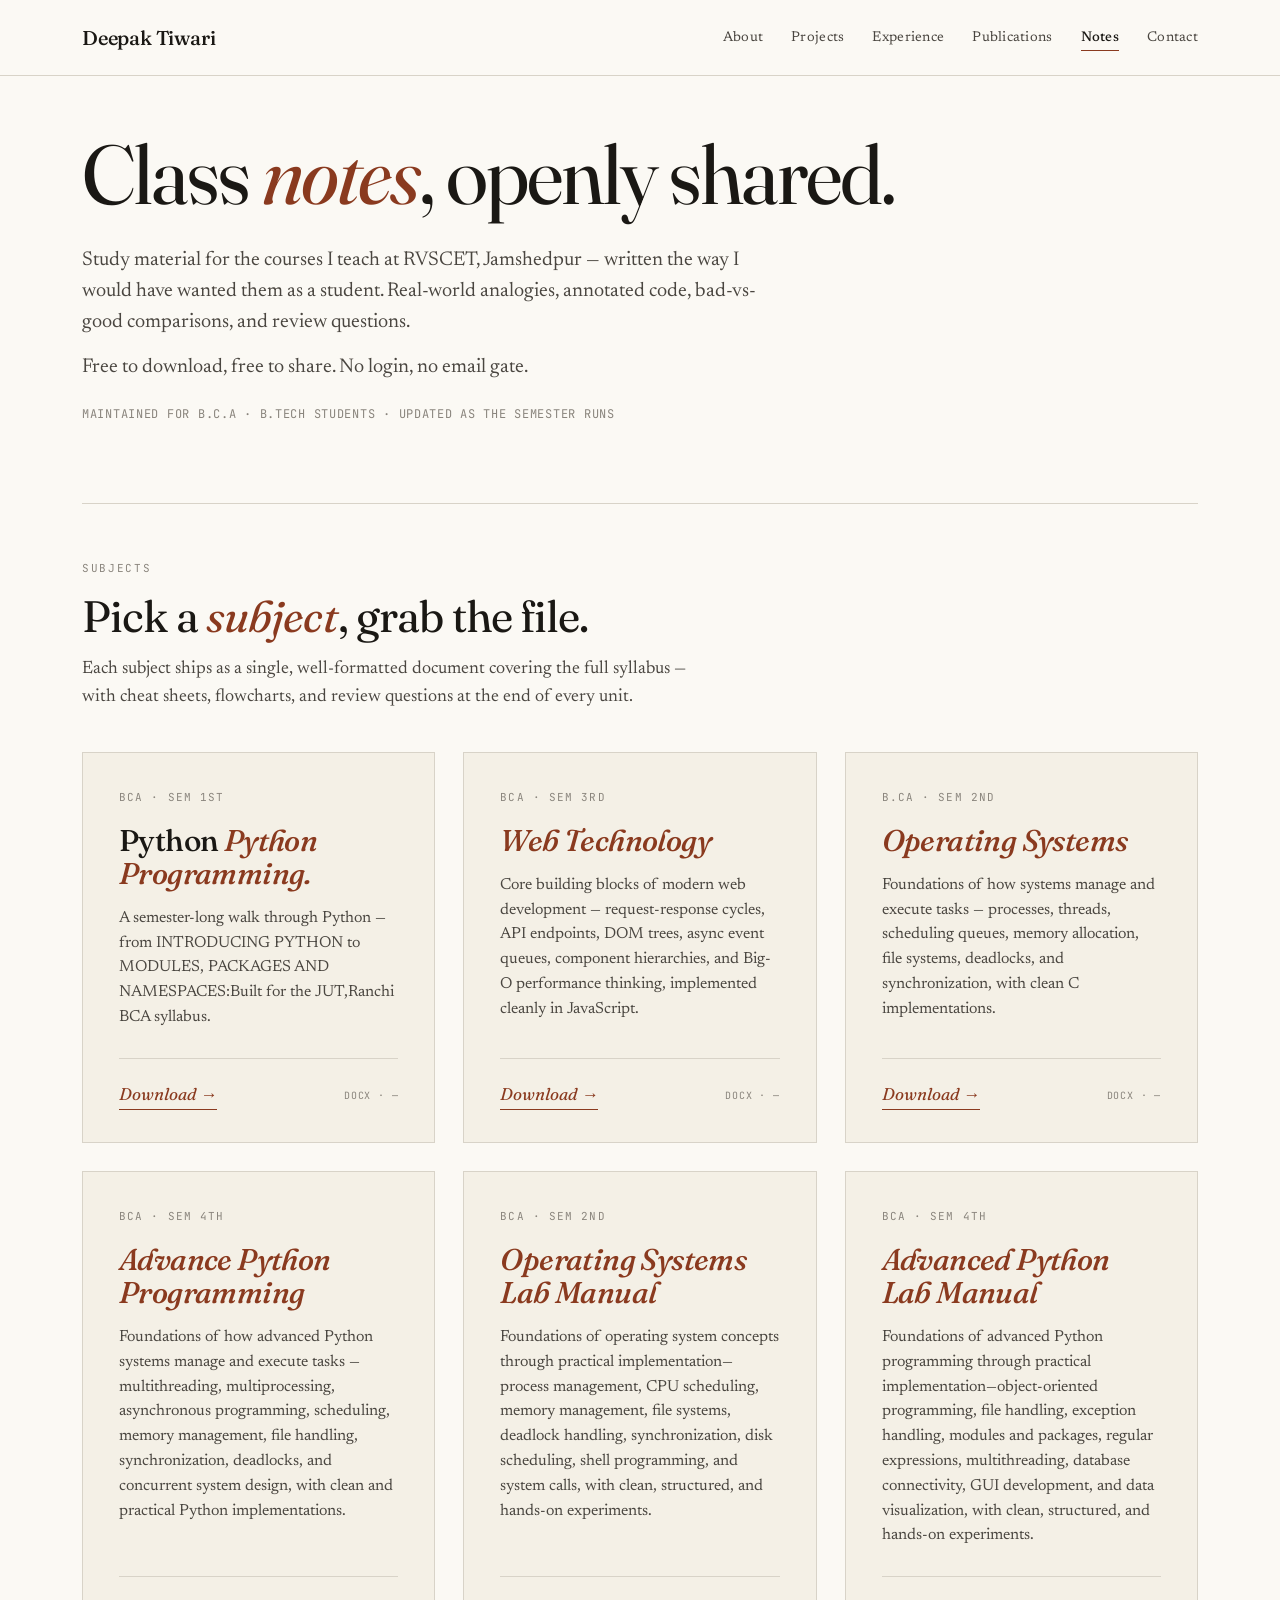
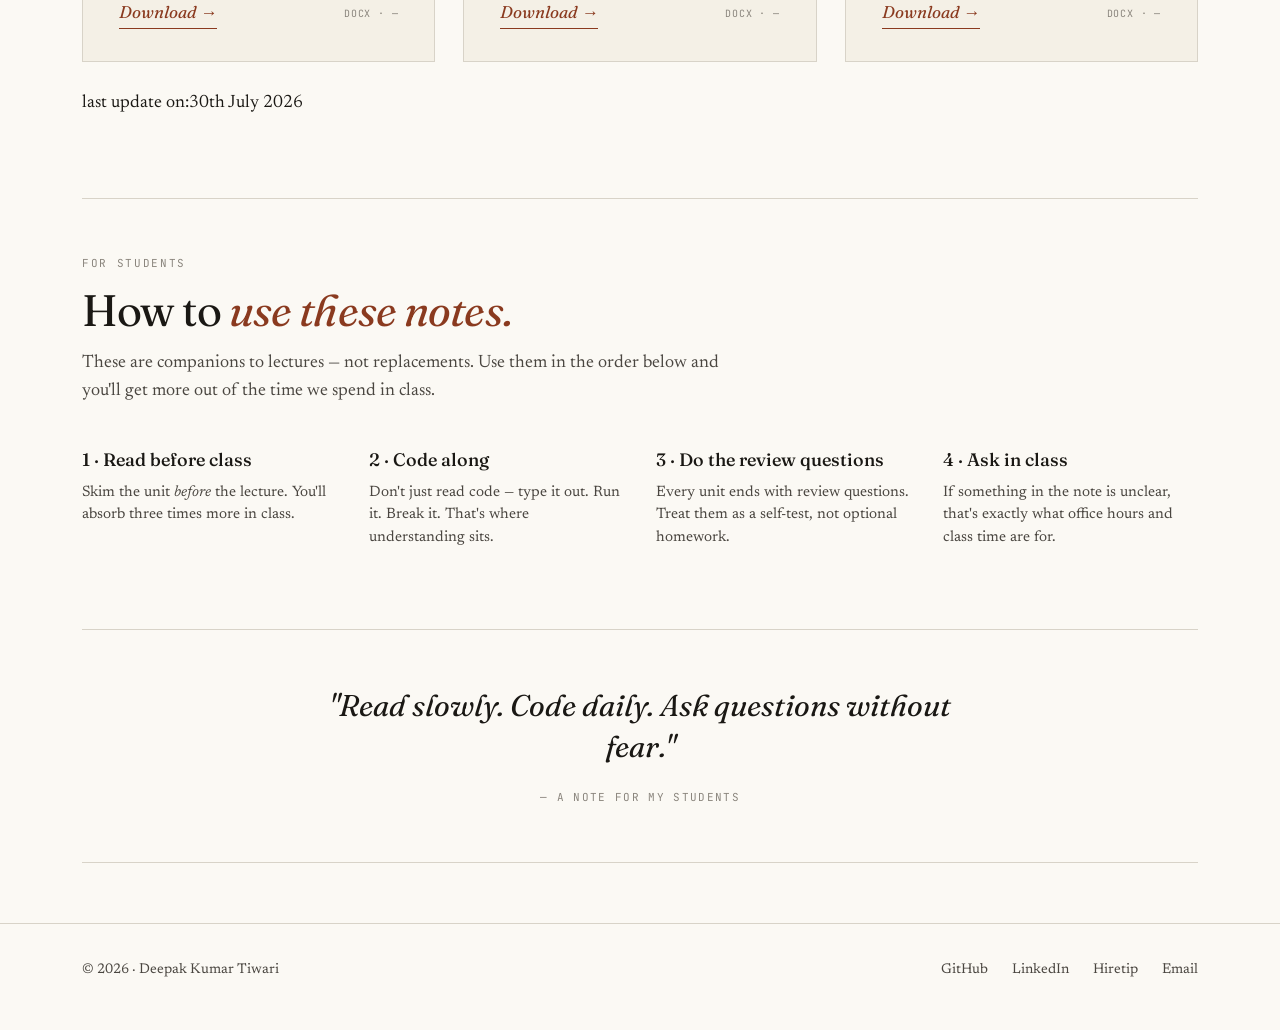
<file: notes.html>
<!DOCTYPE html>
<html lang="en">
<head>
  <meta charset="UTF-8" />
  <meta name="viewport" content="width=device-width, initial-scale=1" />
  <meta name="description" content="Class notes by Deepak Kumar Tiwari — Python, Data Structures with C, and Problem Solving in C. Free, openly downloadable study material for BCA and B.Tech students at RVSCET, Jamshedpur." />
  <meta name="author" content="Deepak Kumar Tiwari" />
  <meta property="og:title" content="Notes — Deepak Kumar Tiwari" />
  <meta property="og:description" content="Openly downloadable class notes — Python (BCA 4), Data Structures with C (BCA 2), and Problem Solving in C (B.Tech 1)." />
  <meta property="og:type" content="website" />
  <title>Notes — Deepak Kumar Tiwari</title>

  <link rel="preconnect" href="https://fonts.googleapis.com" />
  <link rel="preconnect" href="https://fonts.gstatic.com" crossorigin />
  <link href="https://fonts.googleapis.com/css2?family=Fraunces:opsz,wght@9..144,300;9..144,400;9..144,500;9..144,600;9..144,700&family=Newsreader:ital,wght@0,300;0,400;0,500;1,400&family=JetBrains+Mono:wght@400;500&display=swap" rel="stylesheet" />

  <style>
    :root {
      --bg: #fbf9f4;
      --ink: #1a1814;
      --ink-soft: #4a4640;
      --ink-faint: #8a857d;
      --rule: #d8d3c8;
      --accent: #8a3a1f;
      --paper: #f4f0e6;
      --max: 1180px;
    }

    * { box-sizing: border-box; margin: 0; padding: 0; }

    html { scroll-behavior: smooth; }

    body {
      font-family: "Newsreader", "Iowan Old Style", Georgia, serif;
      background: var(--bg);
      color: var(--ink);
      font-size: 18px;
      line-height: 1.55;
      -webkit-font-smoothing: antialiased;
      -moz-osx-font-smoothing: grayscale;
    }

    a { color: inherit; text-decoration: none; }

    .wrap {
      max-width: var(--max);
      margin: 0 auto;
      padding: 0 32px;
    }

    header {
      border-bottom: 1px solid var(--rule);
      padding: 22px 0;
      position: sticky;
      top: 0;
      background: rgba(251, 249, 244, 0.94);
      backdrop-filter: blur(6px);
      z-index: 10;
    }

    .nav-row {
      display: flex;
      justify-content: space-between;
      align-items: center;
      gap: 24px;
      flex-wrap: wrap;
    }

    .brand {
      font-family: "Fraunces", serif;
      font-weight: 500;
      font-size: 20px;
      letter-spacing: -0.01em;
    }

    nav ul {
      list-style: none;
      display: flex;
      gap: 28px;
      flex-wrap: wrap;
    }

    nav a {
      font-size: 14px;
      color: var(--ink-soft);
      letter-spacing: 0.02em;
      transition: color 0.2s ease;
      position: relative;
    }

    nav a:hover { color: var(--ink); }

    nav a.active {
      color: var(--ink);
      font-weight: 500;
    }

    nav a.active::after {
      content: "";
      position: absolute;
      left: 0;
      right: 0;
      bottom: -6px;
      height: 1px;
      background: var(--accent);
    }

    .eyebrow {
      font-family: "Fraunces", serif;
      font-style: italic;
      font-size: 14px;
      color: var(--ink-faint);
      letter-spacing: 0.04em;
      text-transform: lowercase;
      margin: 56px 0 18px;
    }

    .hero h1 {
      font-family: "Fraunces", serif;
      font-weight: 400;
      font-size: clamp(44px, 6.5vw, 84px);
      line-height: 1.02;
      letter-spacing: -0.025em;
      margin-bottom: 28px;
      max-width: 900px;
    }

    .hero h1 em {
      font-style: italic;
      color: var(--accent);
    }

    .hero p.lead {
      font-size: 20px;
      color: var(--ink-soft);
      max-width: 680px;
      line-height: 1.55;
      margin-bottom: 14px;
    }

    .hero .meta {
      font-family: "JetBrains Mono", ui-monospace, monospace;
      font-size: 12px;
      color: var(--ink-faint);
      letter-spacing: 0.06em;
      text-transform: uppercase;
      margin-top: 22px;
    }

    section.divider {
      border-top: 1px solid var(--rule);
      margin-top: 80px;
      padding-top: 56px;
    }

    .section-label {
      font-family: "JetBrains Mono", monospace;
      font-size: 11px;
      color: var(--ink-faint);
      text-transform: uppercase;
      letter-spacing: 0.15em;
      margin-bottom: 14px;
    }

    .section-title {
      font-family: "Fraunces", serif;
      font-weight: 400;
      font-size: clamp(30px, 3.6vw, 44px);
      line-height: 1.1;
      letter-spacing: -0.02em;
      max-width: 760px;
      margin-bottom: 16px;
    }

    .section-title em { font-style: italic; color: var(--accent); }

    .section-blurb {
      color: var(--ink-soft);
      max-width: 640px;
      margin-bottom: 40px;
    }

    .subjects {
      display: grid;
      grid-template-columns: repeat(auto-fit, minmax(320px, 1fr));
      gap: 28px;
    }

    .subject {
      border: 1px solid var(--rule);
      background: var(--paper);
      padding: 36px 36px 32px;
      display: flex;
      flex-direction: column;
      position: relative;
      transition: transform 0.25s ease, box-shadow 0.25s ease;
    }

    .subject:hover {
      transform: translateY(-3px);
      box-shadow: 0 12px 32px -18px rgba(26, 24, 20, 0.18);
    }

    .subject-tag {
      font-family: "JetBrains Mono", monospace;
      font-size: 11px;
      color: var(--ink-faint);
      letter-spacing: 0.1em;
      text-transform: uppercase;
      margin-bottom: 18px;
    }

    .subject h3 {
      font-family: "Fraunces", serif;
      font-weight: 500;
      font-size: 30px;
      line-height: 1.1;
      letter-spacing: -0.02em;
      margin-bottom: 16px;
    }

    .subject h3 em { font-style: italic; color: var(--accent); }

    .subject-desc {
      color: var(--ink-soft);
      font-size: 16px;
      line-height: 1.55;
      margin-bottom: 28px;
      flex-grow: 1;
    }

    .subject-meta {
      display: flex;
      justify-content: space-between;
      align-items: center;
      padding-top: 22px;
      border-top: 1px solid var(--rule);
      gap: 14px;
      flex-wrap: wrap;
    }

    .download-btn {
      font-family: "Fraunces", serif;
      font-style: italic;
      font-size: 17px;
      color: var(--accent);
      border-bottom: 1px solid var(--accent);
      padding-bottom: 2px;
      transition: opacity 0.2s ease;
    }

    .download-btn:hover { opacity: 0.7; }

    .file-info {
      font-family: "JetBrains Mono", monospace;
      font-size: 10px;
      color: var(--ink-faint);
      letter-spacing: 0.08em;
      text-transform: uppercase;
    }

    .howto {
      display: grid;
      grid-template-columns: repeat(auto-fit, minmax(220px, 1fr));
      gap: 32px;
      margin-top: 30px;
    }

    .howto-item h4 {
      font-family: "Fraunces", serif;
      font-weight: 500;
      font-size: 18px;
      margin-bottom: 8px;
    }

    .howto-item p {
      font-size: 15px;
      color: var(--ink-soft);
      line-height: 1.5;
    }

    .closing {
      margin-top: 80px;
      padding: 56px 0;
      border-top: 1px solid var(--rule);
      border-bottom: 1px solid var(--rule);
      text-align: center;
    }

    .closing p.quote {
      font-family: "Fraunces", serif;
      font-style: italic;
      font-size: clamp(22px, 2.6vw, 30px);
      color: var(--ink);
      max-width: 640px;
      margin: 0 auto 22px;
      line-height: 1.35;
    }

    .closing p.attr {
      font-family: "JetBrains Mono", monospace;
      font-size: 11px;
      color: var(--ink-faint);
      letter-spacing: 0.12em;
      text-transform: uppercase;
    }

    footer {
      padding: 36px 0 48px;
      border-top: 1px solid var(--rule);
      margin-top: 60px;
      font-size: 14px;
      color: var(--ink-soft);
    }

    .foot-row {
      display: flex;
      justify-content: space-between;
      gap: 24px;
      flex-wrap: wrap;
    }

    .foot-links {
      list-style: none;
      display: flex;
      gap: 24px;
      flex-wrap: wrap;
    }

    .foot-links a {
      color: var(--ink-soft);
      transition: color 0.2s ease;
    }
    .foot-links a:hover { color: var(--accent); }

    @media (max-width: 720px) {
      .wrap { padding: 0 22px; }
      .subject { padding: 28px 24px 24px; }
      nav ul { gap: 18px; }
      nav a { font-size: 13px; }
    }
  </style>
</head>
<body>

  <header>
    <div class="wrap nav-row">
      <a href="index.html" class="brand">Deepak Tiwari</a>
      <nav>
        <ul>
          <li><a href="about.html">About</a></li>
          <li><a href="projects.html">Projects</a></li>
          <li><a href="experience.html">Experience</a></li>
          <li><a href="publications.html">Publications</a></li>
          <li><a href="notes.html" class="active">Notes</a></li>
          <li><a href="contact.html">Contact</a></li>
        </ul>
      </nav>
    </div>
  </header>

  <main class="wrap">

    <p class="eyebrow"> </p>
    <section class="hero">
      <h1>Class <em>notes</em>, openly shared.</h1>
      <p class="lead">
        Study material for the courses I teach at RVSCET, Jamshedpur — written
        the way I would have wanted them as a student. Real-world analogies, annotated code,
        bad-vs-good comparisons, and review questions.
      </p>
      <p class="lead">
        Free to download, free to share. No login, no email gate.
      </p>
      <p class="meta">Maintained for B.C.A · B.Tech students · Updated as the semester runs</p>
    </section>

    <section class="divider">
      <p class="section-label">Subjects</p>
      <h2 class="section-title">Pick a <em>subject</em>, grab the file.</h2>
      <p class="section-blurb">
        Each subject ships as a single, well-formatted document covering the full syllabus —
        with cheat sheets, flowcharts, and review questions at the end of every unit.
      </p>

      <div class="subjects">

        <article class="subject">
          <p class="subject-tag">BCA · Sem 1st</p>
          <h3>Python <em>Python Programming.</em></h3>
          <p class="subject-desc">
            A semester-long walk through Python — from INTRODUCING PYTHON to MODULES, PACKAGES AND NAMESPACES:Built for the JUT,Ranchi BCA syllabus.
          </p>
          <div class="subject-meta">
            <a href="Python_Programming_BCA 1st SEM.pdf" class="download-btn">Download →</a>
            <span class="file-info">DOCX · —</span>
          </div>
        </article>

        <article class="subject">
          <p class="subject-tag">BCA · Sem 3rd</p>
          <h3> <em>Web Technology</em></h3>
          <p class="subject-desc">
            Core building blocks of modern web development — request-response cycles, API endpoints, DOM trees, async event queues, component hierarchies, and Big-O performance thinking, implemented cleanly in JavaScript.
          </p>
          <div class="subject-meta">
            <a href="WEB TECHNOLOGY BCA 3rd SEM.pdf" class="download-btn">Download →</a>
            <span class="file-info">DOCX · —</span>
          </div>
        </article>

        
        
        <article class="subject">
          <p class="subject-tag">B.CA · Sem 2nd </p>
          <h3> <em>Operating Systems</em></h3>
          <p class="subject-desc">
            Foundations of how systems manage and execute tasks — processes, threads, 
            scheduling queues, memory allocation, file systems, deadlocks, and synchronization, 
            with clean C implementations.
          </p>
          <div class="subject-meta">
            <a href="Operating System BCA 2nd SEM.pdf" class="download-btn">Download →</a>
            <span class="file-info">DOCX · —</span>
          </div>
        </article>
 
         
        <article class="subject">
          <p class="subject-tag">BCA · Sem 4th </p>
          <h3> <em>Advance Python Programming</em></h3>
          <p class="subject-desc">
            Foundations of how advanced Python systems manage and execute tasks — multithreading, 
            multiprocessing, asynchronous programming, scheduling, memory management, file handling, 
            synchronization, deadlocks, and concurrent system design, with clean and practical Python implementations.
          </p>
          <div class="subject-meta">
            <a href="Advanced_Python_BCA4_Notes.pdf" class="download-btn">Download →</a>
            <span class="file-info">DOCX · —</span>
          </div>
        </article>

        <article class="subject">
          <p class="subject-tag">BCA · Sem 2nd  </p>
          <h3> <em>Operating Systems Lab Manual</em></h3>
          <p class="subject-desc">
            Foundations of operating system concepts through practical implementation—process management, 
            CPU scheduling, memory management, file systems, deadlock handling, synchronization, disk scheduling,
             shell programming, and system calls, with clean, structured, and hands-on experiments.
          </p>
          <div class="subject-meta">
            <a href="Operating_System_Lab_MANUAL.pdf" class="download-btn">Download →</a>
            <span class="file-info">DOCX · —</span>
          </div>
        </article>

        <article class="subject">
          <p class="subject-tag">BCA · Sem 4th  </p>
          <h3> <em>Advanced Python Lab Manual</em></h3>
          <p class="subject-desc">
              Foundations of advanced Python programming through practical implementation—object-oriented programming,
               file handling, exception handling, modules and packages, regular expressions, multithreading, database 
               connectivity, GUI development, and data visualization, with clean, structured, and hands-on experiments.
          </p>
          <div class="subject-meta">
            <a href="Advance_Python_Lab_Manual.pdf" class="download-btn">Download →</a>
            <span class="file-info">DOCX · —</span>
          </div>
        </article>

        <P> last update on:30th July 2026 </P>
      </div>
    </section>

    <section class="divider"> 
      <p class="section-label">For students</p>
      <h2 class="section-title">How to <em>use these notes.</em></h2>
      <p class="section-blurb">
        These are companions to lectures — not replacements. Use them in the order below and
        you'll get more out of the time we spend in class.
      </p>

      <div class="howto">
        <div class="howto-item">
          <h4>1 · Read before class</h4>
          <p>Skim the unit <em>before</em> the lecture. You'll absorb three times more in class.</p>
        </div>
        <div class="howto-item">
          <h4>2 · Code along</h4>
          <p>Don't just read code — type it out. Run it. Break it. That's where understanding sits.</p>
        </div>
        <div class="howto-item">
          <h4>3 · Do the review questions</h4>
          <p>Every unit ends with review questions. Treat them as a self-test, not optional homework.</p>
        </div>
        <div class="howto-item">
          <h4>4 · Ask in class</h4>
          <p>If something in the note is unclear, that's exactly what office hours and class time are for.</p>
        </div>
      </div>
    </section>

    <section class="closing">
      <p class="quote">"Read slowly. Code daily. Ask questions without fear."</p>
      <p class="attr">— A note for my students</p>
    </section>

  </main>

  <footer>
    <div class="wrap foot-row">
      <span>© 2026 · Deepak Kumar Tiwari</span>
      <ul class="foot-links">
        <li><a href="https://github.com/shreedkt" rel="noopener" target="_blank">GitHub</a></li>
        <li><a href="https://www.linkedin.com/in/shreedkt/" rel="noopener" target="_blank">LinkedIn</a></li>
        <li><a href="https://hiretip.co/p/shreedkt" rel="noopener" target="_blank">Hiretip</a></li>
        <li><a href="mailto:deepakkumartiwari999@gmail.com">Email</a></li>
      </ul>
    </div>
  </footer>

</body>
</html>
</file>
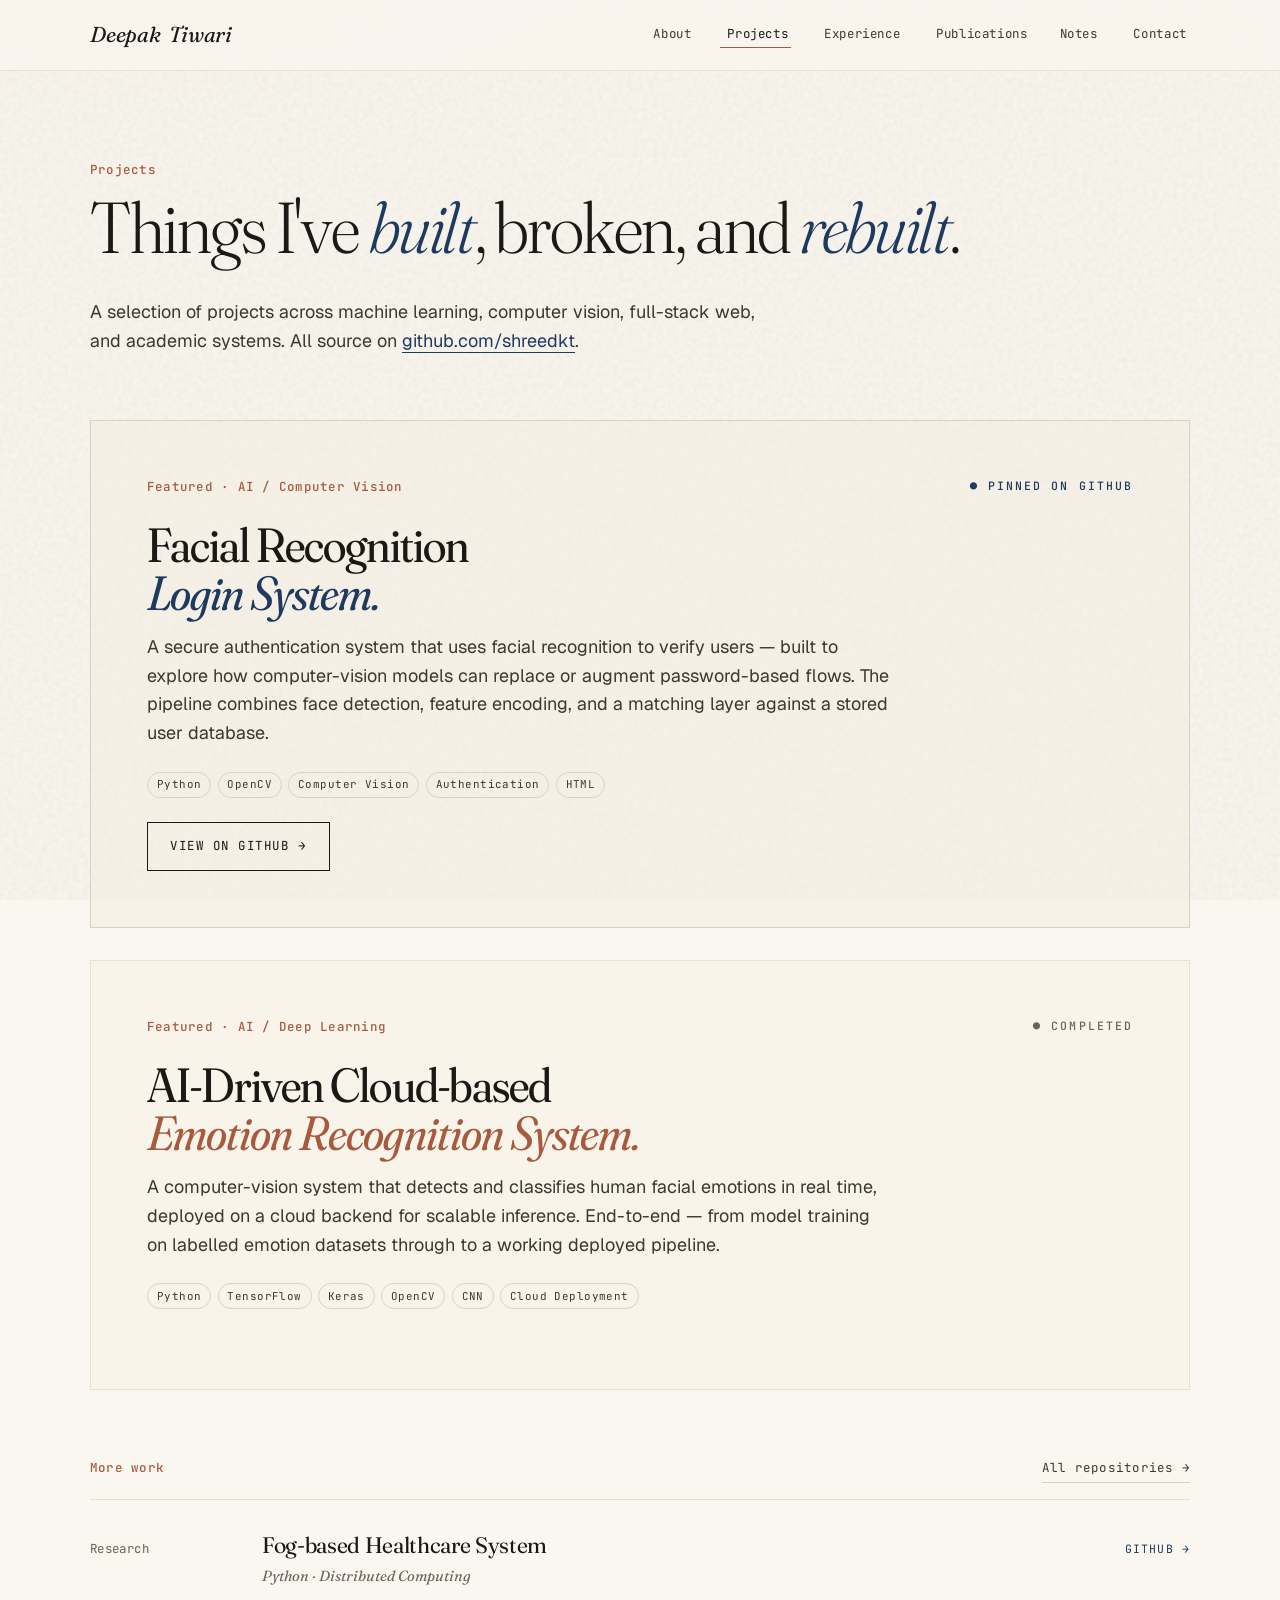
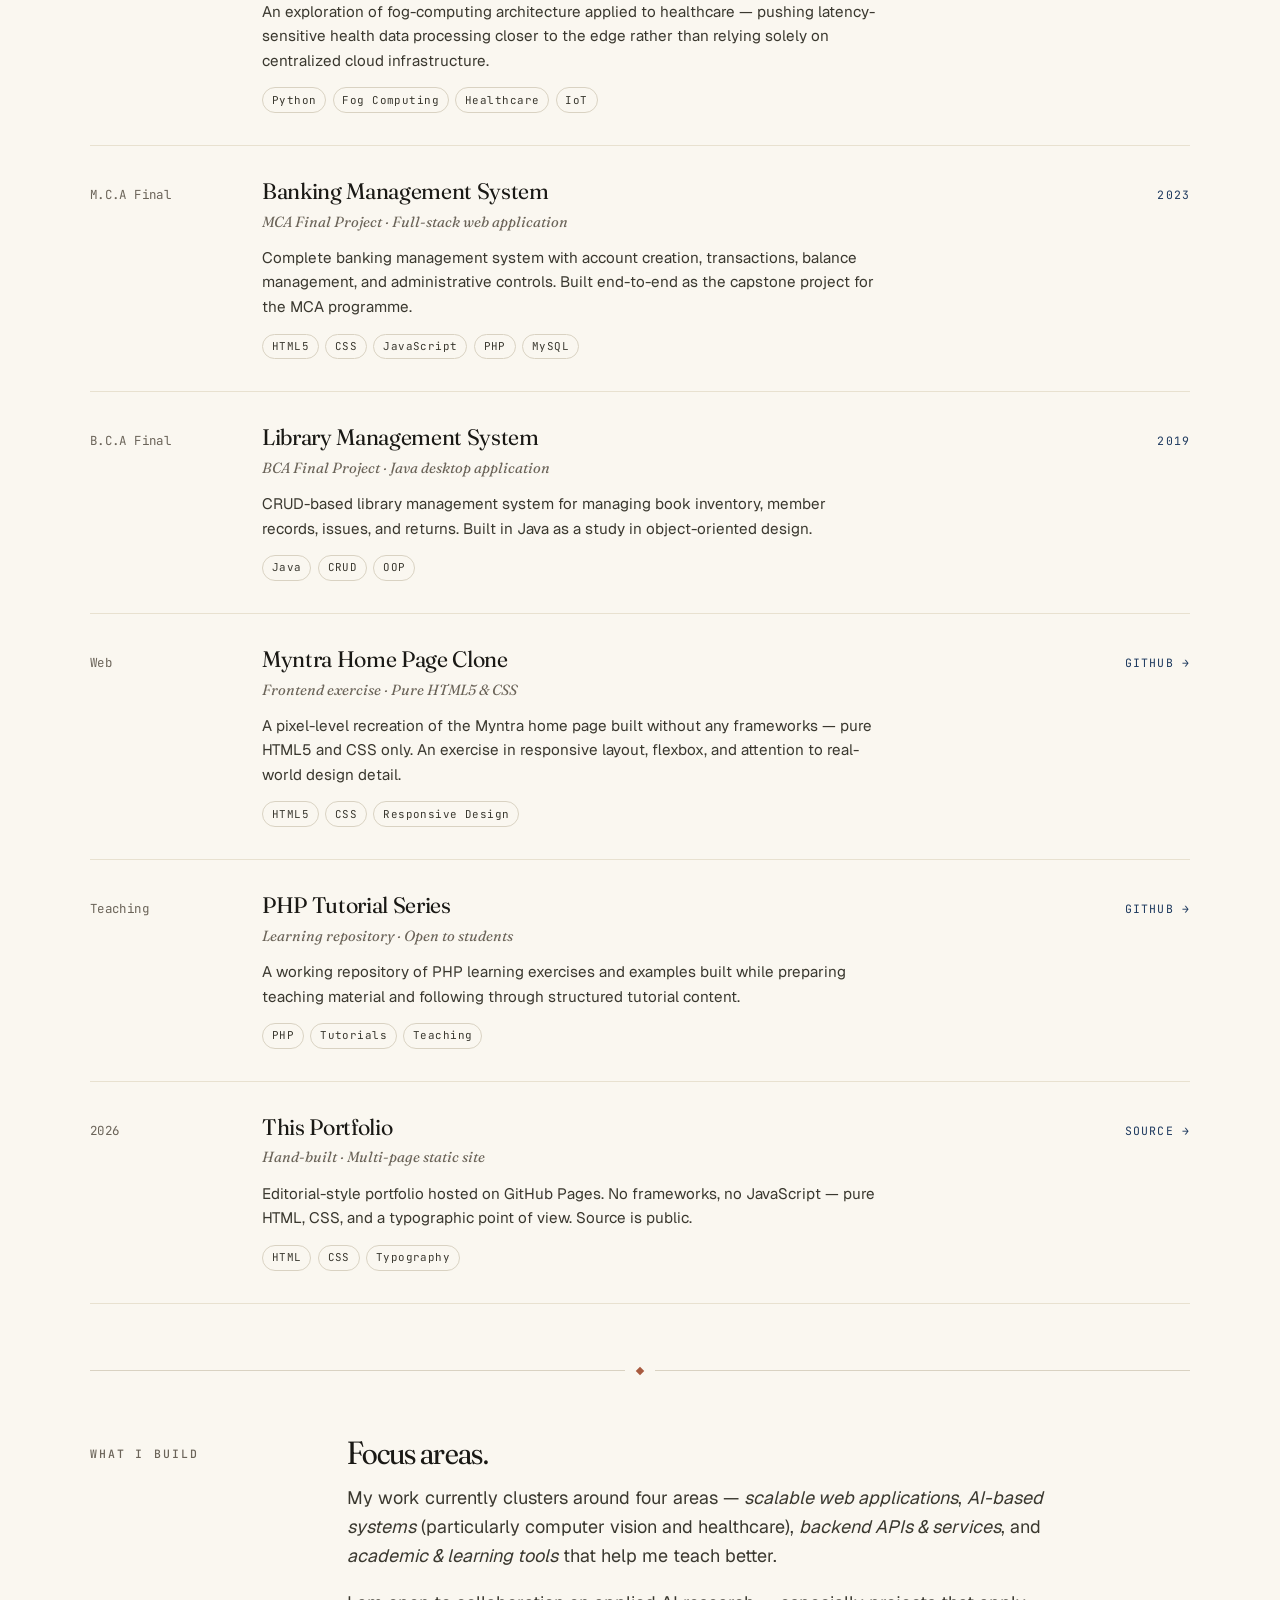
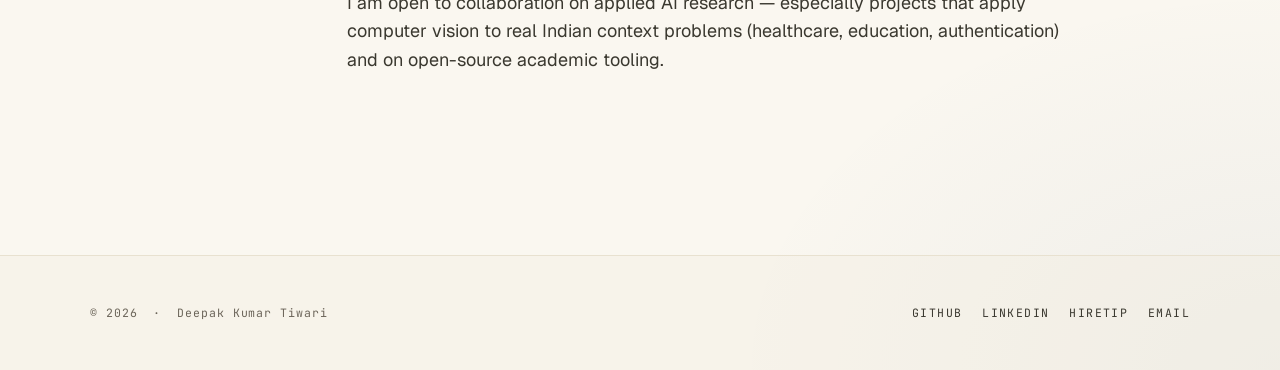
<file: projects.html>
<!doctype html>
<html lang="en">
<head>
  <meta charset="utf-8" />
  <meta name="viewport" content="width=device-width, initial-scale=1" />
  <title>Projects — Deepak Kumar Tiwari</title>
  <meta name="description" content="Selected projects by Deepak Kumar Tiwari — AI/ML, computer vision, healthcare systems, and web applications." />

  <link rel="preconnect" href="https://fonts.googleapis.com" />
  <link rel="preconnect" href="https://fonts.gstatic.com" crossorigin />
  <link href="https://fonts.googleapis.com/css2?family=Fraunces:ital,opsz,wght,SOFT@0,9..144,300..700,30..100;1,9..144,300..700,30..100&family=Geist:wght@300;400;500;600&family=JetBrains+Mono:wght@400;500&display=swap" rel="stylesheet" />
  <link rel="stylesheet" href="styles.css" />
</head>
<body>

  <nav class="nav">
    <div class="container nav-inner">
      <a href="index.html" class="logo">Deepak<span class="italic">&nbsp;Tiwari</span></a>
      <ul class="nav-links">
        <li><a href="about.html"><span class="num"></span>About</a></li>
        <li><a href="projects.html" aria-current="page"><span class="num"></span>Projects</a></li>
        <li><a href="experience.html"><span class="num"></span>Experience</a></li>
        <li><a href="publications.html"><span class="num"></span>Publications</a></li>
        <li><a href="notes.html" class="active">Notes</a></li>
        <li><a href="contact.html"><span class="num"></span>Contact</a></li>
      </ul>
    </div>
  </nav>

  <main class="container">
    <section class="page-section">
      <div class="page-header reveal d1">
        <span class="section-num">Projects</span>
        <h1 class="display">Things I've <em class="italic">built</em>, broken, and <em class="italic">rebuilt</em>.</h1>
        <p style="margin-top: 1.5rem; max-width: 58ch;">
          A selection of projects across machine learning, computer vision, full-stack web,
          and academic systems. All source on <a href="https://github.com/shreedkt" target="_blank" rel="noopener" style="color: var(--accent); border-bottom: 1px solid currentColor;">github.com/shreedkt</a>.
        </p>
      </div>

      <!-- Featured project: Facial Recognition Login System -->
      <article class="reveal d2" style="margin-bottom: 2rem; padding: clamp(2rem, 5vw, 3.5rem); border: 1px solid var(--border); background: rgba(243, 237, 224, 0.5); position: relative;">
        <div style="display: flex; align-items: flex-start; justify-content: space-between; flex-wrap: wrap; gap: 1rem; margin-bottom: 1.5rem;">
          <span class="section-num">Featured · AI / Computer Vision</span>
          <span class="eyebrow" style="color: var(--accent);">● Pinned on GitHub</span>
        </div>
        <h2 class="display" style="font-size: var(--step-3); line-height: 1; margin-bottom: 1rem;">
          Facial Recognition<br/>
          <em class="italic" style="color: var(--accent);">Login System.</em>
        </h2>
        <p style="max-width: 62ch; margin-bottom: 1.5rem;">
          A secure authentication system that uses facial recognition to verify users — built to
          explore how computer-vision models can replace or augment password-based flows. The
          pipeline combines face detection, feature encoding, and a matching layer against a
          stored user database.
        </p>
        <div class="entry-tags" style="margin-bottom: 1.5rem;">
          <span>Python</span>
          <span>OpenCV</span>
          <span>Computer Vision</span>
          <span>Authentication</span>
          <span>HTML</span>
        </div>
        <div style="display: flex; gap: 1rem; flex-wrap: wrap;">
          <a href="https://github.com/shreedkt/Facial-Recognition-Login-System" target="_blank" rel="noopener" class="btn">View on GitHub →</a>
        </div>
      </article>

      <!-- Second featured: AI Emotion Recognition -->
      <article class="reveal d2" style="margin-bottom: 4rem; padding: clamp(2rem, 5vw, 3.5rem); border: 1px solid var(--border-soft); background: rgba(243, 237, 224, 0.35); position: relative;">
        <div style="display: flex; align-items: flex-start; justify-content: space-between; flex-wrap: wrap; gap: 1rem; margin-bottom: 1.5rem;">
          <span class="section-num">Featured · AI / Deep Learning</span>
          <span class="eyebrow" style="color: var(--muted);">● Completed</span>
        </div>
        <h2 class="display" style="font-size: var(--step-3); line-height: 1; margin-bottom: 1rem;">
          AI-Driven Cloud-based<br/>
          <em class="italic" style="color: var(--rust);">Emotion Recognition System.</em>
        </h2>
        <p style="max-width: 62ch; margin-bottom: 1.5rem;">
          A computer-vision system that detects and classifies human facial emotions in real time,
          deployed on a cloud backend for scalable inference. End-to-end — from model training on
          labelled emotion datasets through to a working deployed pipeline.
        </p>
        <div class="entry-tags" style="margin-bottom: 1.5rem;">
          <span>Python</span>
          <span>TensorFlow</span>
          <span>Keras</span>
          <span>OpenCV</span>
          <span>CNN</span>
          <span>Cloud Deployment</span>
        </div>
      </article>

      <!-- Other projects -->
      <div class="reveal d3" style="display: flex; align-items: baseline; justify-content: space-between; margin-bottom: 1rem;">
        <span class="section-num">More work</span>
        <a href="https://github.com/shreedkt?tab=repositories" target="_blank" rel="noopener" class="btn-quiet">All repositories →</a>
      </div>

      <div class="reveal d3">
        <article class="entry">
          <div class="entry-date">Research</div>
          <div class="entry-body">
            <h3 class="entry-title">Fog-based Healthcare System</h3>
            <div class="entry-sub">Python · Distributed Computing</div>
            <p>
              An exploration of fog-computing architecture applied to healthcare — pushing
              latency-sensitive health data processing closer to the edge rather than relying
              solely on centralized cloud infrastructure.
            </p>
            <div class="entry-tags">
              <span>Python</span>
              <span>Fog Computing</span>
              <span>Healthcare</span>
              <span>IoT</span>
            </div>
          </div>
          <a href="https://github.com/shreedkt/Fog_healthcare" target="_blank" rel="noopener" class="entry-link">GitHub →</a>
        </article>

        <article class="entry">
          <div class="entry-date">M.C.A Final</div>
          <div class="entry-body">
            <h3 class="entry-title">Banking Management System</h3>
            <div class="entry-sub">MCA Final Project · Full-stack web application</div>
            <p>
              Complete banking management system with account creation, transactions, balance
              management, and administrative controls. Built end-to-end as the capstone project
              for the MCA programme.
            </p>
            <div class="entry-tags">
              <span>HTML5</span>
              <span>CSS</span>
              <span>JavaScript</span>
              <span>PHP</span>
              <span>MySQL</span>
            </div>
          </div>
          <span class="entry-link">2023</span>
        </article>

        <article class="entry">
          <div class="entry-date">B.C.A Final</div>
          <div class="entry-body">
            <h3 class="entry-title">Library Management System</h3>
            <div class="entry-sub">BCA Final Project · Java desktop application</div>
            <p>
              CRUD-based library management system for managing book inventory, member records,
              issues, and returns. Built in Java as a study in object-oriented design.
            </p>
            <div class="entry-tags">
              <span>Java</span>
              <span>CRUD</span>
              <span>OOP</span>
            </div>
          </div>
          <span class="entry-link">2019</span>
        </article>

        <article class="entry">
          <div class="entry-date">Web</div>
          <div class="entry-body">
            <h3 class="entry-title">Myntra Home Page Clone</h3>
            <div class="entry-sub">Frontend exercise · Pure HTML5 &amp; CSS</div>
            <p>
              A pixel-level recreation of the Myntra home page built without any frameworks —
              pure HTML5 and CSS only. An exercise in responsive layout, flexbox, and attention
              to real-world design detail.
            </p>
            <div class="entry-tags">
              <span>HTML5</span>
              <span>CSS</span>
              <span>Responsive Design</span>
            </div>
          </div>
          <a href="https://github.com/shreedkt/myntraHomePageClone" target="_blank" rel="noopener" class="entry-link">GitHub →</a>
        </article>

        <article class="entry">
          <div class="entry-date">Teaching</div>
          <div class="entry-body">
            <h3 class="entry-title">PHP Tutorial Series</h3>
            <div class="entry-sub">Learning repository · Open to students</div>
            <p>
              A working repository of PHP learning exercises and examples built while preparing
              teaching material and following through structured tutorial content.
            </p>
            <div class="entry-tags">
              <span>PHP</span>
              <span>Tutorials</span>
              <span>Teaching</span>
            </div>
          </div>
          <a href="https://github.com/shreedkt/cwhtutorial_PHP" target="_blank" rel="noopener" class="entry-link">GitHub →</a>
        </article>

        <article class="entry">
          <div class="entry-date">2026</div>
          <div class="entry-body">
            <h3 class="entry-title">This Portfolio</h3>
            <div class="entry-sub">Hand-built · Multi-page static site</div>
            <p>
              Editorial-style portfolio hosted on GitHub Pages. No frameworks, no JavaScript —
              pure HTML, CSS, and a typographic point of view. Source is public.
            </p>
            <div class="entry-tags">
              <span>HTML</span>
              <span>CSS</span>
              <span>Typography</span>
            </div>
          </div>
          <a href="https://github.com/shreedkt/dkt-cv" target="_blank" rel="noopener" class="entry-link">Source →</a>
        </article>
      </div>

      <div class="divider reveal d4"><span></span></div>

      <!-- Research interests -->
      <div class="two-col reveal d4">
        <div class="col-label"><span class="eyebrow">What I build</span></div>
        <div>
          <h3 class="display" style="font-size: var(--step-2); margin-bottom: 1rem;">Focus areas.</h3>
          <p>
            My work currently clusters around four areas — <em class="italic">scalable
            web applications</em>, <em class="italic">AI-based systems</em> (particularly computer
            vision and healthcare), <em class="italic">backend APIs &amp; services</em>, and
            <em class="italic">academic &amp; learning tools</em> that help me teach better.
          </p>
          <p>
            I am open to collaboration on applied AI research — especially projects that apply
            computer vision to real Indian context problems (healthcare, education, authentication)
            and on open-source academic tooling.
          </p>
        </div>
      </div>
    </section>
  </main>

  <footer>
    <div class="container footer-inner">
      <p>© 2026 &nbsp;·&nbsp; Deepak Kumar Tiwari</p>
      <ul class="footer-social">
        <li><a href="https://github.com/shreedkt" target="_blank" rel="noopener">GitHub</a></li>
        <li><a href="https://www.linkedin.com/in/shreedkt/" target="_blank" rel="noopener">LinkedIn</a></li>
        <li><a href="https://hiretip.co/p/shreedkt" target="_blank" rel="noopener">Hiretip</a></li>
        <li><a href="mailto:deepakkumartiwari999@gmail.com">Email</a></li>
      </ul>
    </div>
  </footer>

</body>
</html>
</file>
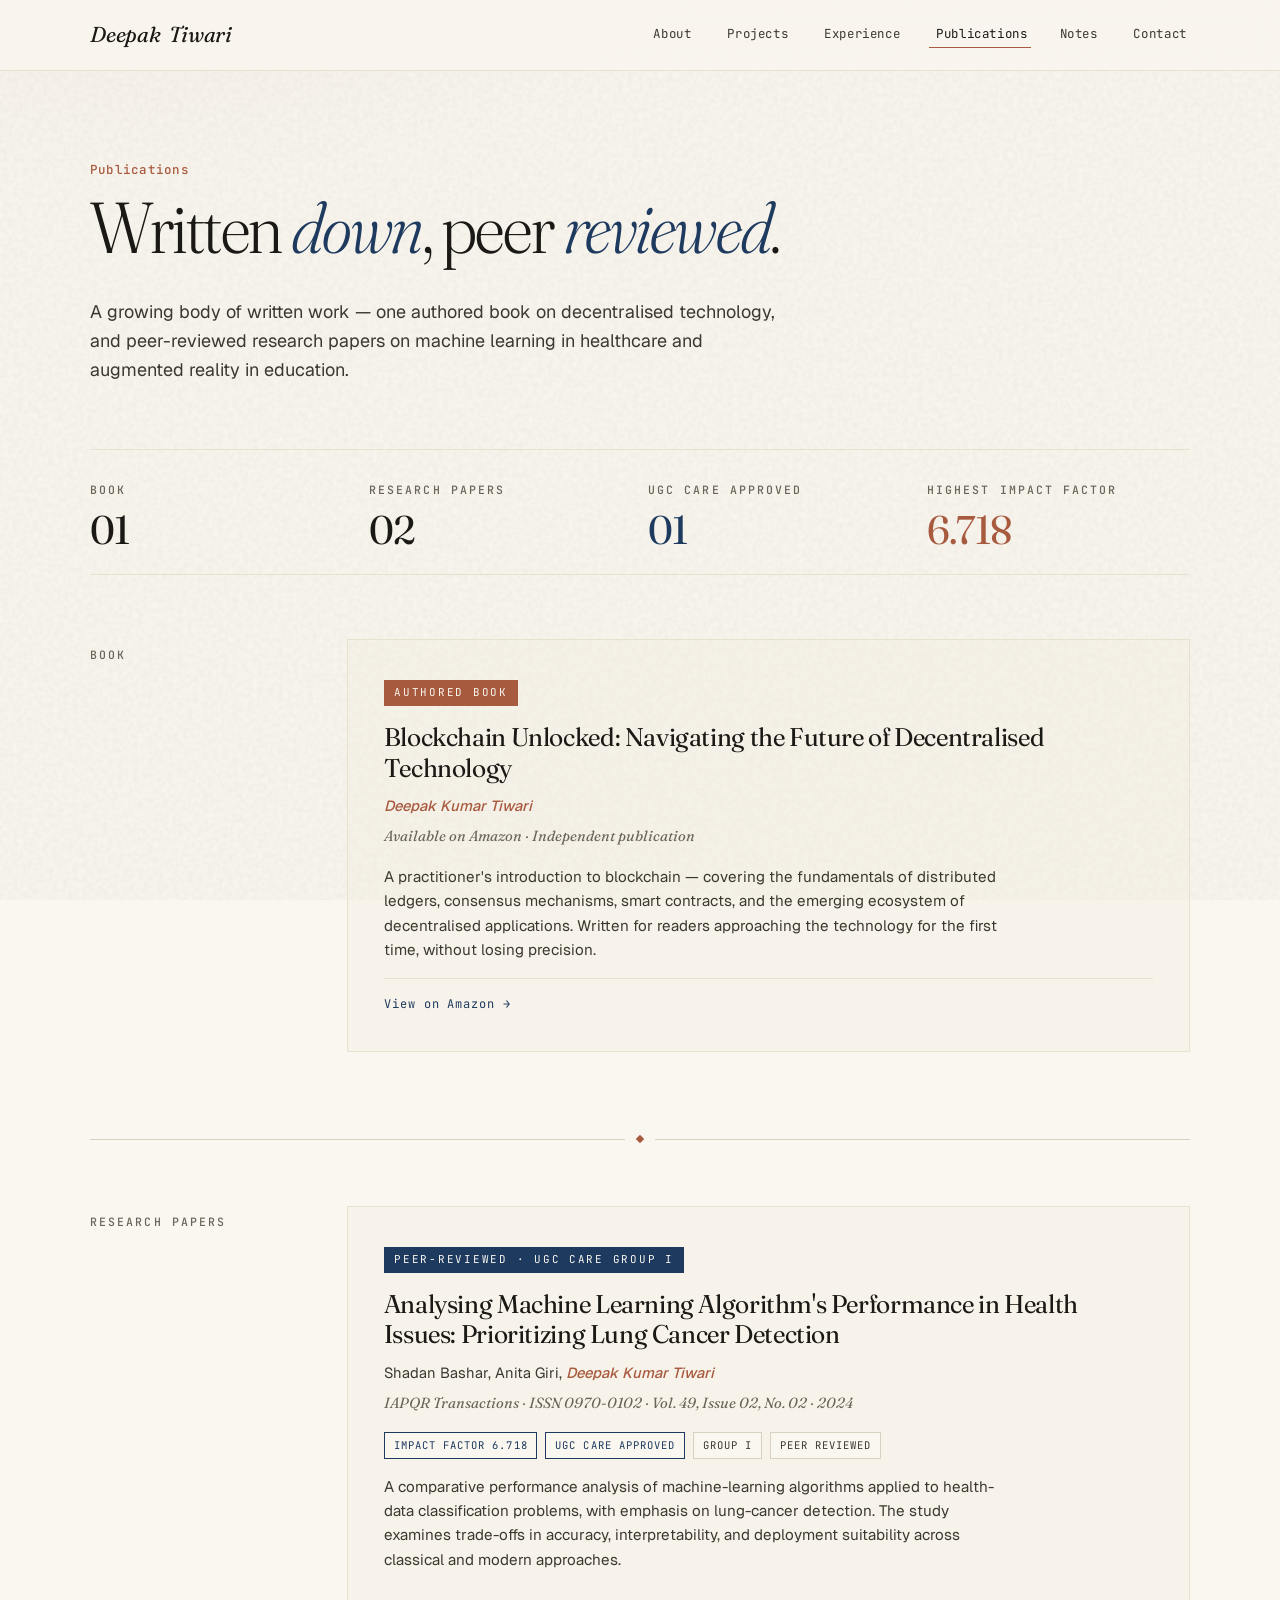
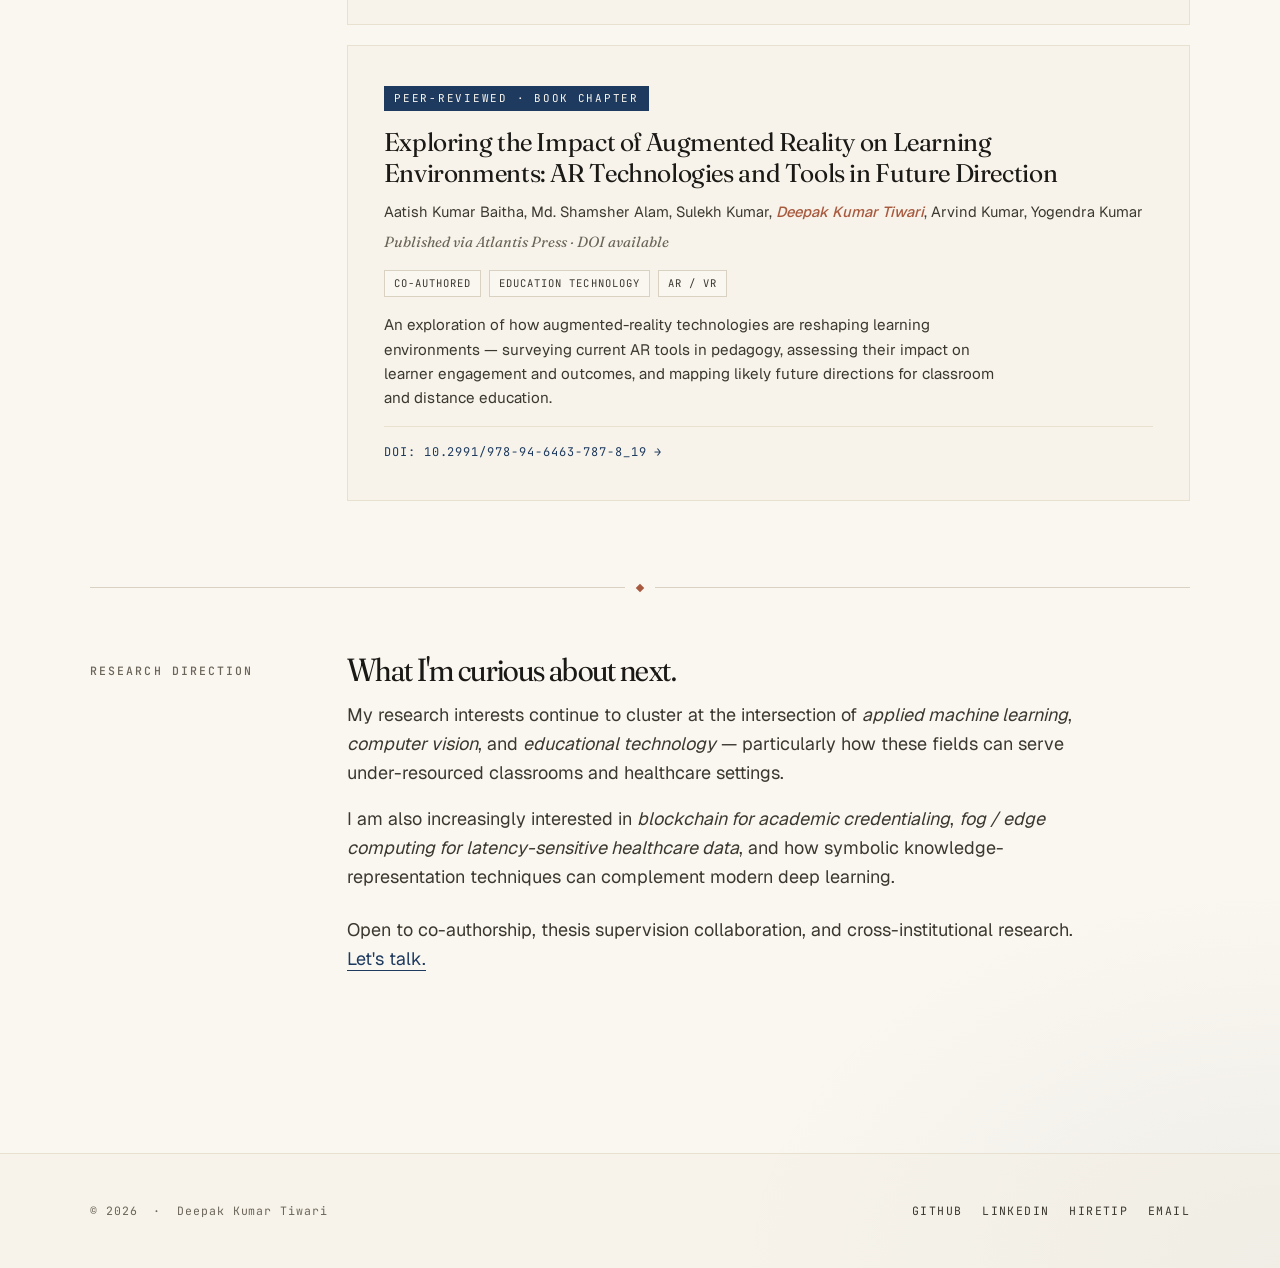
<file: publications.html>
<!doctype html>
<html lang="en">
<head>
  <meta charset="utf-8" />
  <meta name="viewport" content="width=device-width, initial-scale=1" />
  <title>Publications — Deepak Kumar Tiwari</title>
  <meta name="description" content="Book and peer-reviewed research publications by Deepak Kumar Tiwari — blockchain, machine learning in healthcare, augmented reality in education." />

  <link rel="preconnect" href="https://fonts.googleapis.com" />
  <link rel="preconnect" href="https://fonts.gstatic.com" crossorigin />
  <link href="https://fonts.googleapis.com/css2?family=Fraunces:ital,opsz,wght,SOFT@0,9..144,300..700,30..100;1,9..144,300..700,30..100&family=Geist:wght@300;400;500;600&family=JetBrains+Mono:wght@400;500&display=swap" rel="stylesheet" />
  <link rel="stylesheet" href="styles.css" />
</head>
<body>

  <nav class="nav">
    <div class="container nav-inner">
      <a href="index.html" class="logo">Deepak<span class="italic">&nbsp;Tiwari</span></a>
      <ul class="nav-links">
        <li><a href="about.html"><span class="num"></span>About</a></li>
        <li><a href="projects.html"><span class="num"></span>Projects</a></li>
        <li><a href="experience.html"><span class="num"></span>Experience</a></li>
        <li><a href="publications.html" aria-current="page"><span class="num"></span>Publications</a></li>
        <li><a href="notes.html" class="active">Notes</a></li>
        <li><a href="contact.html"><span class="num"></span>Contact</a></li>
      </ul>
    </div>
  </nav>

  <main class="container">
    <section class="page-section">
      <div class="page-header reveal d1">
        <span class="section-num">Publications</span>
        <h1 class="display">Written <em class="italic">down</em>, peer <em class="italic">reviewed</em>.</h1>
        <p style="margin-top: 1.5rem; max-width: 58ch;">
          A growing body of written work — one authored book on decentralised technology,
          and peer-reviewed research papers on machine learning in healthcare and augmented
          reality in education.
        </p>
      </div>

      <!-- Summary stats -->
      <div class="reveal d2" style="display: grid; grid-template-columns: repeat(auto-fit, minmax(160px, 1fr)); gap: 1rem; margin-bottom: 4rem; padding: 1.5rem 0; border-top: 1px solid var(--border-soft); border-bottom: 1px solid var(--border-soft);">
        <div>
          <span class="eyebrow">Book</span>
          <div class="display" style="font-size: 2.5rem; line-height: 1; margin-top: 0.5rem; font-variation-settings: 'opsz' 72;">01</div>
        </div>
        <div>
          <span class="eyebrow">Research papers</span>
          <div class="display" style="font-size: 2.5rem; line-height: 1; margin-top: 0.5rem; font-variation-settings: 'opsz' 72;">02</div>
        </div>
        <div>
          <span class="eyebrow">UGC CARE approved</span>
          <div class="display" style="font-size: 2.5rem; line-height: 1; margin-top: 0.5rem; font-variation-settings: 'opsz' 72; color: var(--accent);">01</div>
        </div>
        <div>
          <span class="eyebrow">Highest impact factor</span>
          <div class="display" style="font-size: 2.5rem; line-height: 1; margin-top: 0.5rem; font-variation-settings: 'opsz' 72; color: var(--rust);">6.718</div>
        </div>
      </div>

      <!-- Book -->
      <div class="two-col reveal d3">
        <div class="col-label"><span class="eyebrow">Book</span></div>
        <div>
          <article class="pub">
            <span class="pub-type book">Authored Book</span>
            <h2 class="pub-title">Blockchain Unlocked: Navigating the Future of Decentralised Technology</h2>
            <div class="pub-authors"><span class="me">Deepak Kumar Tiwari</span></div>
            <div class="pub-venue">Available on Amazon · Independent publication</div>
            <p style="font-size: 0.95rem; margin-bottom: 1rem;">
              A practitioner's introduction to blockchain — covering the fundamentals of distributed
              ledgers, consensus mechanisms, smart contracts, and the emerging ecosystem of
              decentralised applications. Written for readers approaching the technology for the
              first time, without losing precision.
            </p>
            <div class="pub-links">
              <a href="https://amzn.in/d/8IK6dA1" target="_blank" rel="noopener">View on Amazon →</a>
            </div>
          </article>
        </div>
      </div>

      <div class="divider reveal d4"><span></span></div>

      <!-- Research Papers -->
      <div class="two-col reveal d4">
        <div class="col-label"><span class="eyebrow">Research Papers</span></div>
        <div>

          <!-- Paper 1 -->
          <article class="pub">
            <span class="pub-type paper">Peer-reviewed · UGC CARE Group I</span>
            <h2 class="pub-title">Analysing Machine Learning Algorithm's Performance in Health Issues: Prioritizing Lung Cancer Detection</h2>
            <div class="pub-authors">
              Shadan Bashar, Anita Giri, <span class="me">Deepak Kumar Tiwari</span>
            </div>
            <div class="pub-venue">IAPQR Transactions · ISSN 0970-0102 · Vol. 49, Issue 02, No. 02 · 2024</div>
            <div class="pub-badges">
              <span class="pub-badge strong">Impact Factor 6.718</span>
              <span class="pub-badge strong">UGC CARE Approved</span>
              <span class="pub-badge">Group I</span>
              <span class="pub-badge">Peer Reviewed</span>
            </div>
            <p style="font-size: 0.95rem; margin-bottom: 1rem;">
              A comparative performance analysis of machine-learning algorithms applied to health-data
              classification problems, with emphasis on lung-cancer detection. The study examines
              trade-offs in accuracy, interpretability, and deployment suitability across classical
              and modern approaches.
            </p>
          </article>

          <!-- Paper 2 -->
          <article class="pub">
            <span class="pub-type paper">Peer-reviewed · Book Chapter</span>
            <h2 class="pub-title">Exploring the Impact of Augmented Reality on Learning Environments: AR Technologies and Tools in Future Direction</h2>
            <div class="pub-authors">
              Aatish Kumar Baitha, Md. Shamsher Alam, Sulekh Kumar, <span class="me">Deepak Kumar Tiwari</span>, Arvind Kumar, Yogendra Kumar
            </div>
            <div class="pub-venue">Published via Atlantis Press · DOI available</div>
            <div class="pub-badges">
              <span class="pub-badge">Co-authored</span>
              <span class="pub-badge">Education Technology</span>
              <span class="pub-badge">AR / VR</span>
            </div>
            <p style="font-size: 0.95rem; margin-bottom: 1rem;">
              An exploration of how augmented-reality technologies are reshaping learning environments —
              surveying current AR tools in pedagogy, assessing their impact on learner engagement
              and outcomes, and mapping likely future directions for classroom and distance education.
            </p>
            <div class="pub-links">
              <a href="https://doi.org/10.2991/978-94-6463-787-8_19" target="_blank" rel="noopener">DOI: 10.2991/978-94-6463-787-8_19 →</a>
            </div>
          </article>
        </div>
      </div>

      <div class="divider reveal d5"><span></span></div>

      <!-- Research Interests -->
      <div class="two-col reveal d5">
        <div class="col-label"><span class="eyebrow">Research direction</span></div>
        <div>
          <h3 class="display" style="font-size: var(--step-2); margin-bottom: 1rem;">What I'm curious about next.</h3>
          <p>
            My research interests continue to cluster at the intersection of <em class="italic">applied
            machine learning</em>, <em class="italic">computer vision</em>, and
            <em class="italic">educational technology</em> — particularly how these
            fields can serve under-resourced classrooms and healthcare settings.
          </p>
          <p>
            I am also increasingly interested in <em class="italic">blockchain for academic
            credentialing</em>, <em class="italic">fog / edge computing for latency-sensitive
            healthcare data</em>, and how symbolic knowledge-representation techniques can
            complement modern deep learning.
          </p>
          <p style="margin-top: 1.5rem;">
            Open to co-authorship, thesis supervision collaboration, and cross-institutional
            research. <a href="contact.html" style="color: var(--accent); border-bottom: 1px solid currentColor;">Let's talk.</a>
          </p>
        </div>
      </div>
    </section>
  </main>

  <footer>
    <div class="container footer-inner">
      <p>© 2026 &nbsp;·&nbsp; Deepak Kumar Tiwari</p>
      <ul class="footer-social">
        <li><a href="https://github.com/shreedkt" target="_blank" rel="noopener">GitHub</a></li>
        <li><a href="https://www.linkedin.com/in/shreedkt/" target="_blank" rel="noopener">LinkedIn</a></li>
        <li><a href="https://hiretip.co/p/shreedkt" target="_blank" rel="noopener">Hiretip</a></li>
        <li><a href="mailto:deepakkumartiwari999@gmail.com">Email</a></li>
      </ul>
    </div>
  </footer>

</body>
</html>
</file>
<file: styles.css>
/* ---------------------------------------------------------
   Deepak Kumar Tiwari — Portfolio
   Editorial academic design system
   --------------------------------------------------------- */

:root {
  /* Palette — warm cream + deep ink + restrained navy accent */
  --bg:           #faf7f0;
  --bg-alt:       #f3ede0;
  --ink:          #1a1915;
  --ink-soft:     #3a382f;
  --muted:        #6b6459;
  --muted-soft:   #8b8478;
  --accent:       #1e3a5f;   /* deep navy */
  --rust:         #a85a3f;   /* editorial terracotta */
  --border:       #d9d2c2;
  --border-soft:  #e8e1d0;

  /* Type */
  --f-display: 'Fraunces', 'Playfair Display', Georgia, serif;
  --f-body:    'Geist', -apple-system, BlinkMacSystemFont, 'Segoe UI', sans-serif;
  --f-mono:    'JetBrains Mono', 'SF Mono', ui-monospace, monospace;

  /* Scale */
  --step--1: clamp(0.78rem, 0.75rem + 0.15vw, 0.88rem);
  --step-0:  clamp(1rem, 0.95rem + 0.25vw, 1.125rem);
  --step-1:  clamp(1.2rem, 1.1rem + 0.5vw, 1.4rem);
  --step-2:  clamp(1.5rem, 1.3rem + 1vw, 2rem);
  --step-3:  clamp(2rem, 1.6rem + 2vw, 3rem);
  --step-4:  clamp(2.75rem, 2rem + 3.5vw, 4.5rem);
  --step-5:  clamp(2.8rem, 2.3rem + 6vw, 7rem);

  /* Layout */
  --container: 1180px;
  --gutter:    clamp(1.25rem, 4vw, 2.5rem);
}

/* ---------------------------------------------------------
   Reset & base
   --------------------------------------------------------- */
*,*::before,*::after { box-sizing: border-box; margin: 0; padding: 0; }

/* Responsive media reset */
img, picture, video, canvas, svg {
  display: block;
  max-width: 100%;
  height: auto;
}

html { scroll-behavior: smooth; -webkit-text-size-adjust: 100%; }

body {
  font-family: var(--f-body);
  font-size: var(--step-0);
  line-height: 1.6;
  color: var(--ink);
  background: var(--bg);
  /* subtle paper grain */
  background-image:
    radial-gradient(1200px 800px at 10% -10%, rgba(168,90,63,.06), transparent 60%),
    radial-gradient(1000px 700px at 100% 100%, rgba(30,58,95,.05), transparent 55%);
  min-height: 100vh;
  overflow-x: hidden;
  -webkit-font-smoothing: antialiased;
  font-feature-settings: 'ss01', 'cv11';
}

/* Grain overlay */
body::before {
  content: '';
  position: fixed; inset: 0;
  pointer-events: none;
  z-index: 1;
  opacity: .35;
  mix-blend-mode: multiply;
  background-image: url("data:image/svg+xml,%3Csvg viewBox='0 0 200 200' xmlns='http://www.w3.org/2000/svg'%3E%3Cfilter id='n'%3E%3CfeTurbulence type='fractalNoise' baseFrequency='0.9' numOctaves='3' stitchTiles='stitch'/%3E%3CfeColorMatrix values='0 0 0 0 0.1 0 0 0 0 0.08 0 0 0 0 0.05 0 0 0 0.18 0'/%3E%3C/filter%3E%3Crect width='100%25' height='100%25' filter='url(%23n)'/%3E%3C/svg%3E");
}

main, nav, footer { position: relative; z-index: 2; }

a { color: inherit; text-decoration: none; }

::selection { background: var(--accent); color: var(--bg); }

/* ---------------------------------------------------------
   Typography
   --------------------------------------------------------- */
.display {
  font-family: var(--f-display);
  font-weight: 400;
  font-variation-settings: 'opsz' 144, 'SOFT' 50;
  line-height: 0.95;
  letter-spacing: -0.02em;
  color: var(--ink);
}

h1, h2, h3 { font-family: var(--f-display); font-weight: 400; line-height: 1.05; letter-spacing: -0.015em; }
h2 { font-size: var(--step-3); }
h3 { font-size: var(--step-2); font-variation-settings: 'opsz' 72; }

.italic { font-style: italic; font-feature-settings: 'ss01'; }

.eyebrow {
  font-family: var(--f-mono);
  font-size: 0.72rem;
  text-transform: uppercase;
  letter-spacing: 0.18em;
  color: var(--muted);
  font-weight: 500;
}

.section-num {
  font-family: var(--f-mono);
  font-size: 0.78rem;
  letter-spacing: 0.1em;
  color: var(--rust);
  font-weight: 500;
}

p { color: var(--ink-soft); max-width: 62ch; }
p + p { margin-top: 1em; }

/* ---------------------------------------------------------
   Layout helpers
   --------------------------------------------------------- */
.container {
  max-width: var(--container);
  margin-inline: auto;
  padding-inline: var(--gutter);
}

.divider {
  display: flex; align-items: center; gap: 0.75rem;
  color: var(--border);
  margin: 4rem 0;
}
.divider::before, .divider::after {
  content: ''; flex: 1; height: 1px; background: currentColor;
}
.divider span {
  width: 6px; height: 6px; background: var(--rust);
  transform: rotate(45deg);
}

/* ---------------------------------------------------------
   Nav
   --------------------------------------------------------- */
.nav {
  position: sticky; top: 0; z-index: 50;
  backdrop-filter: blur(14px) saturate(140%);
  -webkit-backdrop-filter: blur(14px) saturate(140%);
  background: rgba(250, 247, 240, 0.78);
  border-bottom: 1px solid var(--border-soft);
}

.nav-inner {
  display: flex;
  align-items: center;
  justify-content: space-between;
  flex-wrap: wrap;
  gap: 1rem;
  padding-block: 1.1rem;
}

@media (max-width: 640px) {
  .nav-inner {
    justify-content: center;
  }
}

.logo {
  font-family: var(--f-display);
  font-style: italic;
  font-size: 1.35rem;
  letter-spacing: -0.01em;
  display: inline-flex; align-items: baseline; gap: 0.3rem;
}
.logo .mark {
  display: inline-block; width: 6px; height: 6px;
  background: var(--rust);
  transform: rotate(45deg) translateY(-2px);
  margin-left: 4px;
}

.nav-links {
  display: flex; gap: clamp(0.5rem, 2vw, 2rem);
  list-style: none;
  font-family: var(--f-mono);
  font-size: 0.78rem;
  letter-spacing: 0.05em;
  flex-wrap: wrap;
  justify-content: center;
}
.nav-links a {
  position: relative;
  padding: 0.4rem 0.2rem;
  color: var(--ink-soft);
  transition: color .25s ease;
}
.nav-links a::after {
  content: '';
  position: absolute; left: 0; bottom: 0.1rem; height: 1px;
  width: 0; background: var(--rust);
  transition: width .35s cubic-bezier(.6,0,.2,1);
}
.nav-links a:hover { color: var(--ink); }
.nav-links a:hover::after, .nav-links a[aria-current="page"]::after { width: 100%; }
.nav-links a[aria-current="page"] { color: var(--ink); }
.nav-links .num {
  color: var(--muted-soft);
  margin-right: 0.35em;
  font-size: 0.68rem;
}

@media (max-width: 560px) {
  .nav-links .num { display: none; }
  .nav-links { gap: 0.9rem; }
}

/* ---------------------------------------------------------
   Hero
   --------------------------------------------------------- */
.hero {
  padding-top: clamp(3rem, 8vh, 6rem);
  padding-bottom: clamp(3rem, 8vh, 6rem);
  display: grid;
  grid-template-columns: 1fr;
  gap: 3rem;
}

/* Desktop 2-column layout for the image */
@media (min-width: 840px) {
  .hero {
    grid-template-columns: 1fr auto;
    align-items: start; /* FIXED: Aligns the image to the top instead of the middle */
    gap: clamp(2rem, 5vw, 6rem);
  }
  
  /* Keep text content in the left column */
  .hero > div:not(.hero-profile) {
    grid-column: 1;
  }
  
  /* Image goes to the right column and spans all rows */
  .hero-profile {
    grid-column: 2;
    grid-row: 1 / span 4;
    justify-self: end;
    margin-top: 1.5rem; /* FIXED: Pushes it slightly down so it aligns with "Deepak Kumar" */
  }
}

.hero-profile {
  width: clamp(250px, 30vw, 300px); /* Slightly refined the max-size so it stays perfectly proportionate */
  margin-inline: auto; /* Centers image on mobile */
}

@media (min-width: 840px) {
  .hero-profile {
    margin-inline: 0; /* Align perfectly on desktop */
  }
}

/* The circular image style */
.profile-pic {
  display: block;
  width: 100%;
  height: auto;
  aspect-ratio: 1 / 1;
  border-radius: 50%;
  object-fit: cover;
  object-position: center; /* Ensures your face is centered */
  border: 3px solid var(--ink); /* Matches the dark elegant stroke in your design */
}

.hero-name {
  font-family: var(--f-display);
  font-size: var(--step-5);
  line-height: 0.88;
  letter-spacing: -0.035em;
  font-weight: 300;
  font-variation-settings: 'opsz' 144, 'SOFT' 30;
}
.hero-name .line2 {
  display: block; font-style: italic; color: var(--accent);
  padding-left: clamp(1.5rem, 8vw, 6rem);
}

.hero-meta {
  display: grid;
  grid-template-columns: repeat(auto-fit, minmax(180px, 1fr));
  gap: 1.5rem 2rem;
  padding-top: 2rem;
  border-top: 1px solid var(--border);
  margin-top: 2rem;
}
.meta-item .label {
  display: block;
  font-family: var(--f-mono);
  font-size: 0.7rem;
  text-transform: uppercase;
  letter-spacing: 0.16em;
  color: var(--muted);
  margin-bottom: 0.5rem;
}
.meta-item .value { font-size: 0.95rem; color: var(--ink); line-height: 1.4; }

.hero-lede {
  max-width: 56ch;
  font-size: var(--step-1);
  line-height: 1.5;
  color: var(--ink-soft);
  font-family: var(--f-display);
  font-weight: 300;
  font-variation-settings: 'opsz' 36;
}

/* ---------------------------------------------------------
   Section blocks
   --------------------------------------------------------- */
section.page-section {
  padding-block: clamp(3rem, 7vw, 6rem);
}
.page-header {
  display: grid;
  grid-template-columns: 1fr;
  gap: 0.8rem;
  margin-bottom: clamp(2rem, 5vw, 4rem);
}
.page-header h1 {
  font-size: var(--step-4);
  font-weight: 300;
  font-variation-settings: 'opsz' 144, 'SOFT' 40;
}
.page-header h1 em { color: var(--accent); font-feature-settings: 'ss01'; }

/* Two-column layout for content pages */
.two-col {
  display: grid;
  grid-template-columns: minmax(0, 1fr);
  gap: clamp(2rem, 5vw, 5rem);
}
@media (min-width: 840px) {
  .two-col { grid-template-columns: 180px minmax(0, 1fr); gap: clamp(2rem, 6vw, 6rem); }
}
.col-label { position: sticky; top: 6rem; align-self: start; }

/* ---------------------------------------------------------
   Entries (projects / experience / education)
   --------------------------------------------------------- */
.entry {
  display: grid;
  grid-template-columns: 1fr;
  gap: 0.5rem 2rem;
  padding-block: 2rem;
  border-top: 1px solid var(--border-soft);
  position: relative;
  transition: background .4s ease;
}
.entry:last-child { border-bottom: 1px solid var(--border-soft); }

@media (min-width: 720px) {
  .entry { grid-template-columns: 140px 1fr auto; align-items: baseline; }
}

.entry:hover { background: rgba(234, 225, 208, 0.35); }
.entry:hover .entry-title::after { transform: translateX(4px); }

.entry-date {
  font-family: var(--f-mono);
  font-size: 0.78rem;
  color: var(--muted);
  letter-spacing: 0.03em;
  padding-top: 0.25rem;
}
.entry-body h3 {
  font-size: 1.4rem;
  line-height: 1.2;
  margin-bottom: 0.35rem;
  font-variation-settings: 'opsz' 60;
}
.entry-title {
  display: inline-flex; align-items: center; gap: 0.4em;
}
.entry-title::after {
  content: '→';
  font-family: var(--f-body);
  color: var(--rust);
  opacity: 0; transform: translateX(-4px);
  transition: all .35s cubic-bezier(.6,0,.2,1);
  font-size: 0.85em;
}
.entry:hover .entry-title::after { opacity: 1; transform: translateX(0); }

.entry-sub {
  color: var(--muted);
  font-size: 0.92rem;
  font-style: italic;
  font-family: var(--f-display);
  font-variation-settings: 'opsz' 24;
}
.entry-body p { margin-top: 0.75rem; font-size: 0.95rem; }

.entry-tags {
  display: flex; flex-wrap: wrap; gap: 0.4rem;
  margin-top: 0.9rem;
  font-family: var(--f-mono);
  font-size: 0.68rem;
}
.entry-tags span {
  padding: 0.2rem 0.55rem;
  border: 1px solid var(--border);
  border-radius: 999px;
  color: var(--ink-soft);
  letter-spacing: 0.04em;
}

.entry-link {
  font-family: var(--f-mono);
  font-size: 0.72rem;
  letter-spacing: 0.1em;
  text-transform: uppercase;
  color: var(--accent);
  white-space: nowrap;
  padding-top: 0.35rem;
}

/* ---------------------------------------------------------
   Skills grid
   --------------------------------------------------------- */
.skills-grid {
  display: grid;
  grid-template-columns: repeat(auto-fit, minmax(200px, 1fr));
  gap: 2rem 3rem;
}
.skill-group h4 {
  font-family: var(--f-mono);
  font-size: 0.75rem;
  text-transform: uppercase;
  letter-spacing: 0.14em;
  color: var(--rust);
  margin-bottom: 0.8rem;
  font-weight: 500;
}
.skill-group ul { list-style: none; }
.skill-group li {
  padding: 0.3rem 0;
  color: var(--ink-soft);
  font-size: 0.95rem;
  border-bottom: 1px dashed var(--border-soft);
}
.skill-group li:last-child { border-bottom: none; }

/* ---------------------------------------------------------
   Contact / CTA
   --------------------------------------------------------- */
.cta-row {
  display: flex; flex-wrap: wrap; gap: 1rem 1.5rem;
  align-items: center;
  margin-top: 2rem;
}
.btn {
  display: inline-flex; align-items: center; gap: 0.5rem;
  padding: 0.85rem 1.4rem;
  font-family: var(--f-mono);
  font-size: 0.78rem;
  letter-spacing: 0.12em;
  text-transform: uppercase;
  border: 1px solid var(--ink);
  color: var(--ink);
  background: transparent;
  transition: all .3s cubic-bezier(.6,0,.2,1);
  position: relative;
  overflow: hidden;
}
.btn::before {
  content: '';
  position: absolute; inset: 0;
  background: var(--ink);
  transform: translateY(100%);
  transition: transform .35s cubic-bezier(.6,0,.2,1);
  z-index: -1;
}
.btn:hover { color: var(--bg); }
.btn:hover::before { transform: translateY(0); }
.btn.primary { background: var(--ink); color: var(--bg); }
.btn.primary::before { background: var(--accent); }
.btn.primary:hover { color: var(--bg); border-color: var(--accent); }

.btn-quiet {
  font-family: var(--f-mono);
  font-size: 0.78rem;
  letter-spacing: 0.1em;
  color: var(--ink-soft);
  border-bottom: 1px solid var(--border);
  padding: 0.25rem 0;
  transition: all .3s ease;
}
.btn-quiet:hover { color: var(--rust); border-bottom-color: var(--rust); }

/* ---------------------------------------------------------
   Contact list
   --------------------------------------------------------- */
.contact-list {
  list-style: none;
  display: grid;
  gap: 0;
  margin-top: 2rem;
}
.contact-list li {
  display: grid;
  grid-template-columns: 120px 1fr auto;
  align-items: baseline;
  gap: 1.5rem;
  padding: 1.2rem 0;
  border-top: 1px solid var(--border-soft);
  font-family: var(--f-body);
}
.contact-list li:last-child { border-bottom: 1px solid var(--border-soft); }
.contact-list .lbl {
  font-family: var(--f-mono);
  font-size: 0.7rem;
  text-transform: uppercase;
  letter-spacing: 0.14em;
  color: var(--muted);
}
.contact-list .val {
  font-family: var(--f-display);
  font-size: 1.2rem;
  font-variation-settings: 'opsz' 24;
  color: var(--ink);
}
.contact-list .val a { position: relative; }
.contact-list .val a:hover { color: var(--rust); font-style: italic; }
.contact-list .go {
  font-family: var(--f-mono);
  font-size: 0.72rem;
  color: var(--muted-soft);
  letter-spacing: 0.1em;
}
@media (max-width: 640px) {
  .contact-list li { grid-template-columns: 1fr; gap: 0.3rem; }
  .contact-list .go { display: none; }
}

/* ---------------------------------------------------------
   Home page feature cards
   --------------------------------------------------------- */
.feature-grid {
  display: grid;
  grid-template-columns: repeat(auto-fit, minmax(240px, 1fr));
  gap: 1.25rem;
  margin-top: 2.5rem;
}
.feature-card {
  padding: 1.75rem 1.5rem;
  border: 1px solid var(--border-soft);
  background: rgba(243, 237, 224, 0.4);
  transition: all .35s cubic-bezier(.6,0,.2,1);
  display: flex; flex-direction: column; gap: 0.75rem;
  min-height: 180px;
  position: relative;
  overflow: hidden;
  color: inherit;
  text-decoration: none;
}
.feature-card::after {
  content: '';
  position: absolute; top: 0; left: 0;
  width: 100%; height: 2px;
  background: var(--rust);
  transform: scaleX(0); transform-origin: left;
  transition: transform .4s cubic-bezier(.6,0,.2,1);
}
.feature-card:hover {
  border-color: var(--border);
  background: rgba(243, 237, 224, 0.8);
  transform: translateY(-2px);
}
.feature-card:hover::after { transform: scaleX(1); }
.feature-card .num {
  font-family: var(--f-mono);
  font-size: 0.72rem;
  color: var(--rust);
  letter-spacing: 0.1em;
}
.feature-card h3 {
  font-size: 1.4rem;
  line-height: 1.15;
  font-variation-settings: 'opsz' 48;
}
.feature-card p {
  font-size: 0.88rem;
  color: var(--muted);
  margin-top: auto;
}

/* ---------------------------------------------------------
   Footer
   --------------------------------------------------------- */
footer {
  margin-top: clamp(4rem, 10vh, 8rem);
  padding-block: 3rem;
  border-top: 1px solid var(--border-soft);
  background: rgba(243, 237, 224, 0.4);
}
.footer-inner {
  display: flex;
  flex-direction: column;
  justify-content: center;
  align-items: center;
  text-align: center;
  gap: 1.5rem;
}

@media (min-width: 640px) {
  .footer-inner {
    flex-direction: row;
    justify-content: space-between;
    text-align: left;
  }
}
.footer-inner p {
  font-family: var(--f-mono);
  font-size: 0.72rem;
  letter-spacing: 0.08em;
  color: var(--muted);
}
.footer-social {
  display: flex; gap: 1.25rem;
  list-style: none;
  font-family: var(--f-mono);
  font-size: 0.72rem;
  text-transform: uppercase;
  letter-spacing: 0.12em;
}
.footer-social a { color: var(--ink-soft); transition: color .25s ease; }
.footer-social a:hover { color: var(--rust); }

/* ---------------------------------------------------------
   Entrance animations (page-load staggered reveal)
   --------------------------------------------------------- */
@keyframes rise {
  from { opacity: 0; transform: translateY(14px); }
  to   { opacity: 1; transform: translateY(0); }
}
.reveal { opacity: 0; animation: rise .8s cubic-bezier(.2,.8,.2,1) forwards; }
.reveal.d1 { animation-delay: 0.05s; }
.reveal.d2 { animation-delay: 0.15s; }
.reveal.d3 { animation-delay: 0.3s; }
.reveal.d4 { animation-delay: 0.45s; }
.reveal.d5 { animation-delay: 0.6s; }
.reveal.d6 { animation-delay: 0.75s; }

@media (prefers-reduced-motion: reduce) {
  .reveal { opacity: 1; animation: none; }
  html { scroll-behavior: auto; }
}

/* ---------------------------------------------------------
   Publications
   --------------------------------------------------------- */
.pub {
  padding: clamp(1.5rem, 3vw, 2.25rem);
  border: 1px solid var(--border-soft);
  background: rgba(243, 237, 224, 0.4);
  margin-bottom: 1.25rem;
  transition: all .35s ease;
  position: relative;
}
.pub:hover {
  border-color: var(--border);
  background: rgba(243, 237, 224, 0.75);
}
.pub-type {
  display: inline-block;
  font-family: var(--f-mono);
  font-size: 0.68rem;
  letter-spacing: 0.16em;
  text-transform: uppercase;
  color: var(--bg);
  background: var(--accent);
  padding: 0.25rem 0.65rem;
  margin-bottom: 1rem;
}
.pub-type.book    { background: var(--rust); }
.pub-type.paper   { background: var(--accent); }
.pub-type.chapter { background: var(--ink); }

.pub-title {
  font-family: var(--f-display);
  font-size: clamp(1.25rem, 2vw, 1.6rem);
  line-height: 1.2;
  font-variation-settings: 'opsz' 60;
  color: var(--ink);
  margin-bottom: 0.75rem;
  font-weight: 400;
}
.pub-authors {
  font-size: 0.92rem;
  color: var(--ink-soft);
  margin-bottom: 0.5rem;
  line-height: 1.5;
}
.pub-authors .me { color: var(--rust); font-weight: 500; font-style: italic; }
.pub-venue {
  font-family: var(--f-display);
  font-style: italic;
  color: var(--muted);
  font-size: 0.92rem;
  font-variation-settings: 'opsz' 24;
  margin-bottom: 1rem;
}
.pub-badges {
  display: flex; flex-wrap: wrap; gap: 0.5rem;
  margin-bottom: 1rem;
}
.pub-badge {
  font-family: var(--f-mono);
  font-size: 0.66rem;
  letter-spacing: 0.1em;
  text-transform: uppercase;
  padding: 0.25rem 0.55rem;
  border: 1px solid var(--border);
  color: var(--ink-soft);
  background: var(--bg);
}
.pub-badge.strong { border-color: var(--accent); color: var(--accent); }
.pub-links {
  display: flex; gap: 1.25rem; flex-wrap: wrap;
  padding-top: 1rem;
  border-top: 1px solid var(--border-soft);
  font-family: var(--f-mono);
  font-size: 0.75rem;
  letter-spacing: 0.08em;
}
.pub-links a {
  color: var(--accent);
  border-bottom: 1px solid transparent;
  transition: all .25s ease;
}
.pub-links a:hover { border-bottom-color: currentColor; color: var(--rust); }

/* ---------------------------------------------------------
   Resume download CTA
   --------------------------------------------------------- */
.resume-block {
  display: grid;
  grid-template-columns: 1fr;
  gap: 2rem;
  padding: clamp(2rem, 4vw, 3rem);
  border: 1px solid var(--border);
  background: linear-gradient(135deg, rgba(243, 237, 224, 0.7), rgba(250, 247, 240, 0.9));
  position: relative;
  overflow: hidden;
}
@media (min-width: 720px) {
  .resume-block { grid-template-columns: 1fr auto; align-items: center; }
}
.resume-block::before {
  content: '';
  position: absolute;
  top: -20px; right: -20px;
  width: 140px; height: 140px;
  background: radial-gradient(circle, rgba(168, 90, 63, 0.15), transparent 70%);
  pointer-events: none;
}
.resume-block h3 {
  font-size: clamp(1.5rem, 3vw, 2rem);
  line-height: 1.1;
  margin-bottom: 0.5rem;
  font-variation-settings: 'opsz' 72;
}
.resume-block .meta {
  font-family: var(--f-mono);
  font-size: 0.72rem;
  letter-spacing: 0.1em;
  color: var(--muted);
  text-transform: uppercase;
  margin-bottom: 0.75rem;
}
.resume-block .actions {
  display: flex; gap: 0.75rem; flex-wrap: wrap;
}

/* ---------------------------------------------------------
   Reference card
   --------------------------------------------------------- */
.ref-card {
  padding: 1.5rem;
  border: 1px dashed var(--border);
  background: rgba(243, 237, 224, 0.3);
  font-size: 0.92rem;
}
.ref-card .ref-name {
  font-family: var(--f-display);
  font-size: 1.15rem;
  font-variation-settings: 'opsz' 24;
  color: var(--ink);
  display: block;
  margin-bottom: 0.35rem;
}
.ref-card .ref-role {
  font-family: var(--f-mono);
  font-size: 0.72rem;
  letter-spacing: 0.1em;
  text-transform: uppercase;
  color: var(--muted);
  margin-bottom: 0.75rem;
}
.ref-card .ref-contact { color: var(--ink-soft); }
.ref-card .ref-contact a { color: var(--accent); }

/* ---------------------------------------------------------
   Philosophy blockquote
   --------------------------------------------------------- */
.philosophy {
  padding-left: clamp(1rem, 3vw, 2rem);
  border-left: 2px solid var(--rust);
  margin: 1.5rem 0;
}
.philosophy p {
  font-family: var(--f-display);
  font-size: var(--step-1);
  font-style: italic;
  font-variation-settings: 'opsz' 36;
  color: var(--ink);
  line-height: 1.5;
  font-weight: 300;
  max-width: 54ch;
}
.philosophy p + p { margin-top: 0.75rem; }

/* ---------------------------------------------------------
   5-item nav overflow fix on small screens
   --------------------------------------------------------- */
@media (max-width: 640px) {
  .nav-links { font-size: 0.72rem; gap: 0.75rem; }
}
@media (max-width: 480px) {
  .nav-links { font-size: 0.68rem; gap: 0.55rem; }
}
</file>
